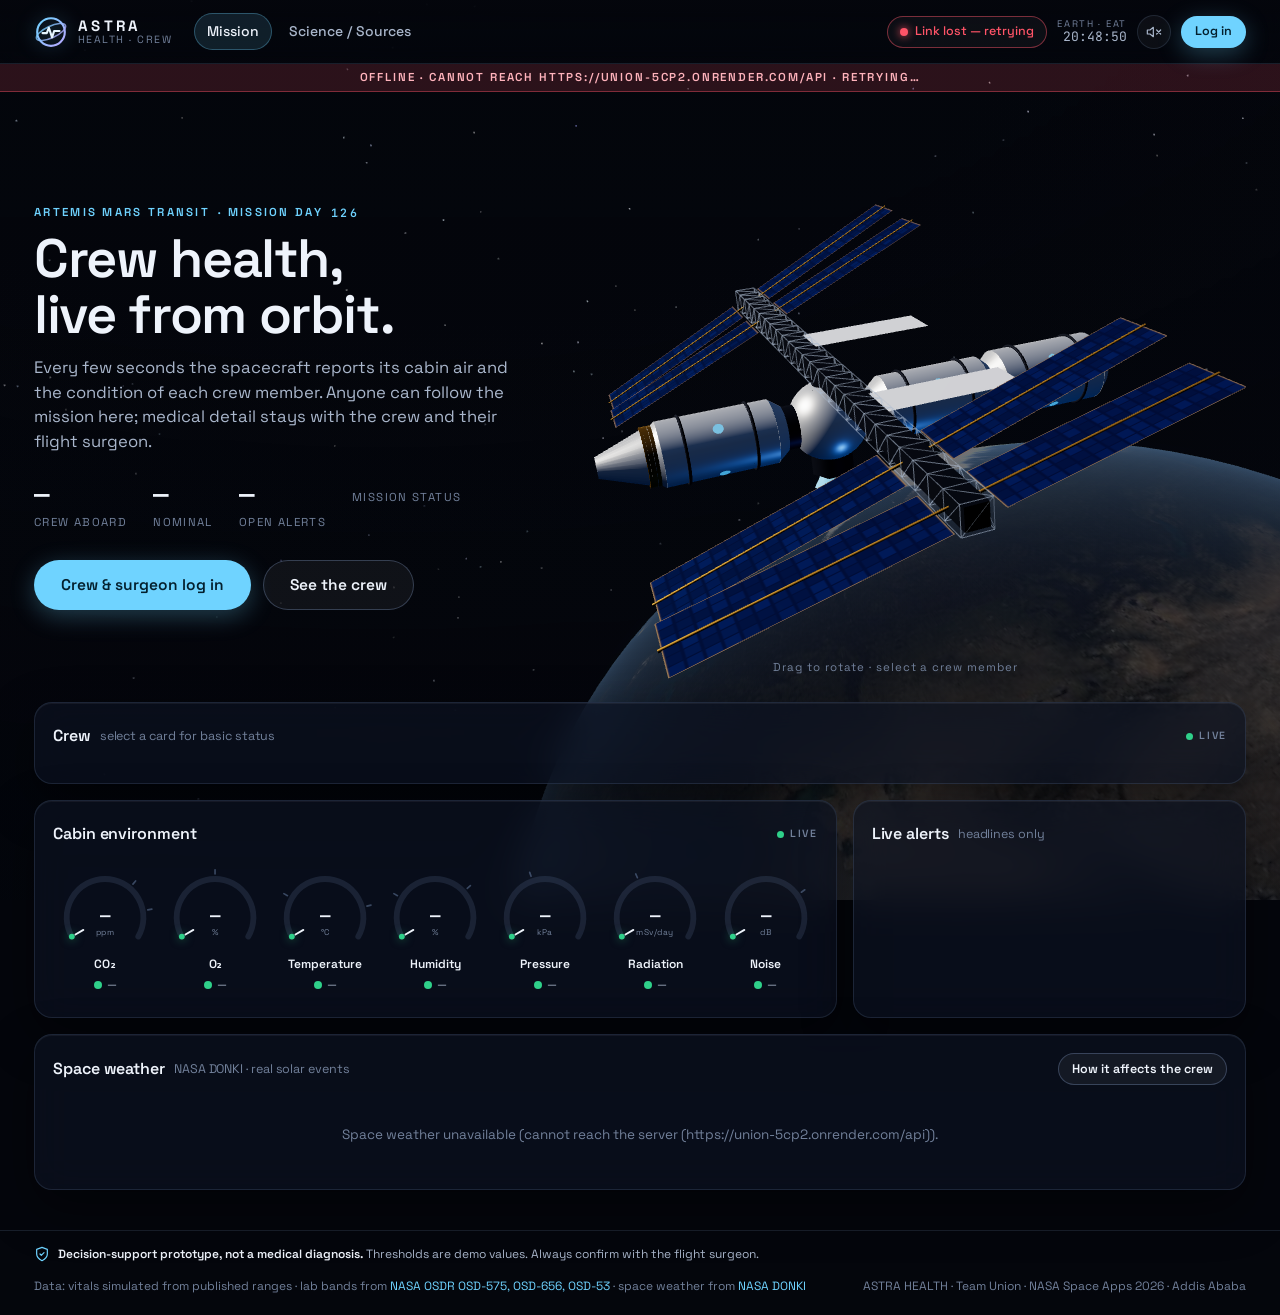
<file: frontend/index.html>
<!doctype html>
<html lang="en">
<head>
<meta charset="utf-8">
<meta name="viewport" content="width=device-width, initial-scale=1">
<title>Mission Dashboard · ASTRA HEALTH</title>
<meta name="description" content="ASTRA HEALTH - astronaut health monitoring and early-warning system (NASA Space Apps 2026 prototype).">
<meta name="theme-color" content="#04060c">
<link rel="icon" href="data:image/svg+xml,%3Csvg xmlns='http://www.w3.org/2000/svg' viewBox='0 0 32 32'%3E%3Ccircle cx='16' cy='16' r='13' fill='none' stroke='%236fd3ff' stroke-width='3'/%3E%3Cpath d='M8 17h4l2-5 3 9 2-6h5' fill='none' stroke='%23fff' stroke-width='2.5'/%3E%3C/svg%3E">
<link rel="preload" href="vendor/fonts/space-grotesk-latin-wght-normal.woff2" as="font" type="font/woff2" crossorigin>
<link rel="stylesheet" href="css/style.css">
</head>
<body>
<a class="skip-link" href="#main">Skip to content</a>
<header id="topnav"></header>
<main class="page" id="main">
<section class="hero">
  <div class="hero-copy">
    <div class="eyebrow reveal"><span id="mission-name">Artemis Mars Transit</span> · Mission day <span id="mission-day" class="mono">—</span></div>
    <h1 class="reveal">Crew health, live from orbit.</h1>
    <p class="lede reveal">Every few seconds the spacecraft reports its cabin air and the condition of each crew member. Anyone can follow the mission here; medical detail stays with the crew and their flight surgeon.</p>
    <div class="hero-stats reveal">
      <div class="hero-stat"><b id="stat-crew">—</b><small>Crew aboard</small></div>
      <div class="hero-stat"><b id="stat-ok">—</b><small>Nominal</small></div>
      <div class="hero-stat"><b id="stat-alerts">—</b><small>Open alerts</small></div>
      <div class="hero-stat"><span id="stat-overall"></span><small style="display:block;margin-top:8px">Mission status</small></div>
    </div>
    <div class="hero-cta reveal">
      <a class="btn btn-primary btn-lg" href="login.html" id="cta-main">Crew &amp; surgeon log in</a>
      <a class="btn btn-lg" href="#crew">See the crew</a>
    </div>
  </div>
  <div class="scene reveal" id="station">
    <div class="scene-tools"><button class="btn btn-sm" id="station-reset" hidden>Reset view</button></div>
    <div class="scene-hint" id="station-hint">Drag to rotate · select a crew member</div>
  </div>
</section>

<section class="grid g-12">
  <div class="panel span-12 reveal" id="crew">
    <div class="panel-head">
      <h2>Crew <span class="sub">select a card for basic status</span></h2>
      <span class="live-tag">Live</span>
    </div>
    <div class="crew-grid" id="crew-grid"></div>
  </div>

  <div class="panel span-8 lg-12 reveal">
    <div class="panel-head">
      <h2>Cabin environment <span class="sub" id="cabin-updated"></span></h2>
      <span class="live-tag">Live</span>
    </div>
    <div class="gauges" id="gauges"></div>
  </div>

  <div class="panel span-4 lg-12 reveal">
    <div class="panel-head">
      <h2>Live alerts <span class="sub">headlines only</span></h2>
      <span class="sub" id="feed-count"></span>
      <button class="btn btn-sm" id="public-alert-ack" type="button" aria-label="I understand; silence repeated public voice on this device" title="Silences voice on this device only; it does not resolve the alert." hidden>I understand</button>
    </div>
    <ul class="feed" id="feed" aria-live="polite"></ul>
  </div>

  <div class="panel span-12 reveal" id="space-weather">
    <div class="panel-head">
      <h2>Space weather <span class="sub">NASA DONKI · real solar events</span></h2>
      <a class="btn btn-sm" href="science.html#donki">How it affects the crew</a>
    </div>
    <div class="sw-body" id="sw-body"><p class="empty">Loading NASA DONKI…</p></div>
  </div>
</section>
</main>
<footer id="footer"></footer>
<script src="js/nasa-reference.js"></script>
<script src="js/rules.js"></script>
<script src="js/scenarios.js"></script>
<script src="js/mock-data.js"></script>
<script src="js/api.js"></script>
<script src="js/charts.js"></script>
<script src="js/common.js"></script>
<script src="js/donki-snapshot.js"></script>
<script src="js/space-weather.js"></script>
<script src="js/pages/index.js"></script>
</body>
</html>
</file>
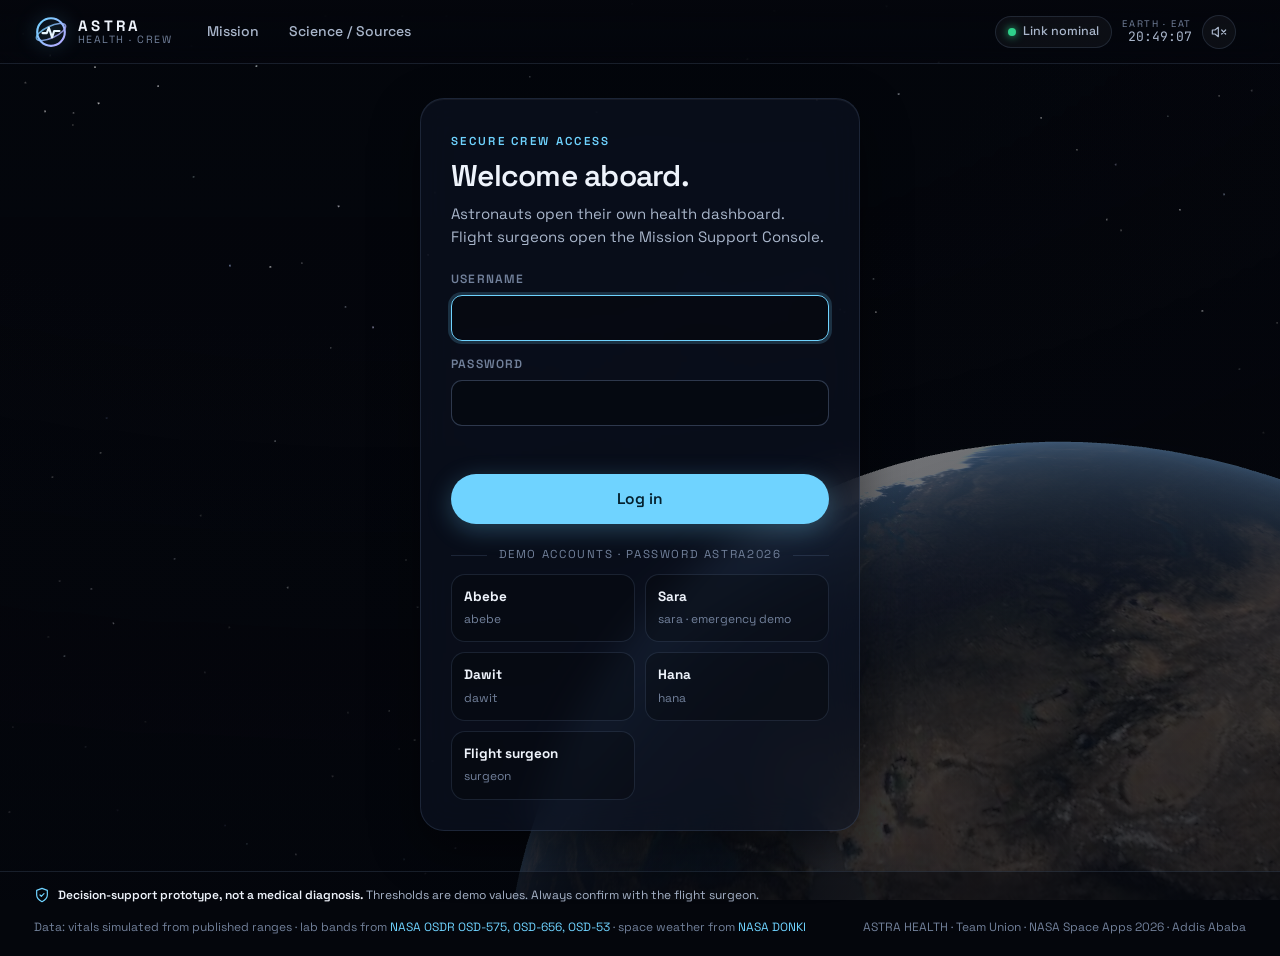
<file: frontend/checkin.html>
<!doctype html>
<html lang="en">
<head>
<meta charset="utf-8">
<meta name="viewport" content="width=device-width, initial-scale=1">
<title>Daily Check-in · ASTRA HEALTH</title>
<meta name="description" content="ASTRA HEALTH - astronaut health monitoring and early-warning system (NASA Space Apps 2026 prototype).">
<meta name="theme-color" content="#04060c">
<link rel="icon" href="data:image/svg+xml,%3Csvg xmlns='http://www.w3.org/2000/svg' viewBox='0 0 32 32'%3E%3Ccircle cx='16' cy='16' r='13' fill='none' stroke='%236fd3ff' stroke-width='3'/%3E%3Cpath d='M8 17h4l2-5 3 9 2-6h5' fill='none' stroke='%23fff' stroke-width='2.5'/%3E%3C/svg%3E">
<link rel="preload" href="vendor/fonts/space-grotesk-latin-wght-normal.woff2" as="font" type="font/woff2" crossorigin>
<link rel="stylesheet" href="css/style.css">
</head>
<body>
<a class="skip-link" href="#main">Skip to content</a>
<header id="topnav"></header>
<main class="page" id="main">
<div class="wizard">
  <div class="row reveal" style="justify-content:space-between;align-items:flex-end;margin-bottom:10px">
    <div><div class="eyebrow" style="margin-bottom:4px">Daily check-in</div><h1 style="font-size:clamp(24px,3vw,34px)">How are you today?</h1></div>
    <span id="lastCheckin"></span>
  </div>
  <div class="panel reveal">
    <div class="row" style="justify-content:space-between;margin-bottom:8px;font-size:12.5px">
      <span class="dim">Step <span id="step-n" class="mono">1</span> / <span id="step-total" class="mono">7</span></span>
      <span class="dim">About one minute</span>
    </div>
    <div class="progress" role="progressbar" aria-valuemin="0" aria-valuemax="100" id="progress"><span></span></div>

    <form id="wizard" novalidate>
      <section class="step" data-step="mood">
        <h2>How do you feel right now?</h2>
        <p>Pick the face that fits best.</p>
        <div class="faces" role="group" aria-label="Mood" id="mood">
          <button type="button" class="face" data-v="1" aria-pressed="false"><span aria-hidden="true">😞</span><em>Very low</em></button>
          <button type="button" class="face" data-v="2" aria-pressed="false"><span aria-hidden="true">🙁</span><em>Low</em></button>
          <button type="button" class="face" data-v="3" aria-pressed="false"><span aria-hidden="true">😐</span><em>Okay</em></button>
          <button type="button" class="face" data-v="4" aria-pressed="true"><span aria-hidden="true">🙂</span><em>Good</em></button>
          <button type="button" class="face" data-v="5" aria-pressed="false"><span aria-hidden="true">😄</span><em>Great</em></button>
        </div>
      </section>

      <section class="step" data-step="stress">
        <h2>How stressed are you?</h2>
        <p>1 is calm, 5 is severe.</p>
        <div class="slider-read"><b id="stress-out">2</b><span class="muted" id="stress-word"></span></div>
        <input type="range" id="stress" min="1" max="5" step="1" value="2" aria-label="Stress level, 1 to 5">
        <div class="slider-scale"><span>Calm</span><span>Severe</span></div>
      </section>

      <section class="step" data-step="symptoms">
        <h2>Any symptoms today?</h2>
        <p>Select all that apply, or continue if you have none.</p>
        <div class="chips" id="symptoms"></div>
        <div class="field" style="margin-top:18px"><label for="notes">Anything else for the flight surgeon</label><textarea class="input" id="notes" maxlength="400" placeholder="e.g. headache since morning"></textarea></div>
      </section>

      <section class="step" data-step="vitals">
        <h2>Your vitals</h2>
        <p>Filled in from your devices. Correct anything that looks wrong.</p>
        <div class="field-row">
          <div class="field"><label for="heart_rate">Heart rate · bpm</label><input class="input" id="heart_rate" type="number" inputmode="numeric" min="30" max="220"><small class="err" data-err="heart_rate"></small></div>
          <div class="field"><label for="temperature">Temperature · °C</label><input class="input" id="temperature" type="number" inputmode="decimal" step="0.1" min="34" max="43"><small class="err" data-err="temperature"></small></div>
          <div class="field"><label for="systolic_bp">Systolic · mmHg</label><input class="input" id="systolic_bp" type="number" inputmode="numeric" min="70" max="250"><small class="err" data-err="systolic_bp"></small></div>
          <div class="field"><label for="diastolic_bp">Diastolic · mmHg</label><input class="input" id="diastolic_bp" type="number" inputmode="numeric" min="40" max="150"><small class="err" data-err="diastolic_bp"></small></div>
        </div>
      </section>

      <section class="step" data-step="routine">
        <h2>Sleep and exercise</h2>
        <p>Last night's sleep and today's exercise so far.</p>
        <div class="label">Sleep</div>
        <div class="slider-read" style="margin-top:6px"><b><span id="sleep-out">7.0</span><small style="font-size:18px;color:var(--text-3)"> h</small></b><span class="muted" id="sleep-word"></span></div>
        <input type="range" id="sleep_hours" min="0" max="12" step="0.5" value="7" aria-label="Sleep hours">
        <div class="label" style="margin-top:26px">Exercise</div>
        <div class="slider-read" style="margin-top:6px"><b><span id="ex-out">90</span><small style="font-size:18px;color:var(--text-3)"> min</small></b><span class="muted" id="ex-word"></span></div>
        <input type="range" id="exercise_minutes" min="0" max="180" step="5" value="90" aria-label="Exercise minutes">
      </section>

      <section class="step" data-step="extra">
        <h2>Radiation and lab values</h2>
        <p>Radiation comes from your dosimeter. Urine calcium is optional (enter only if measured today).</p>
        <div class="field-row">
          <div class="field"><label for="radiation_msv">Radiation today · mSv</label><input class="input" id="radiation_msv" type="number" inputmode="decimal" step="0.01" min="0" max="50"><small class="err" data-err="radiation_msv"></small></div>
          <div class="field"><label for="urine_calcium">Urine calcium · mg/day</label><input class="input" id="urine_calcium" type="number" inputmode="numeric" min="0" max="1000" placeholder="optional"><small class="err" data-err="urine_calcium"></small></div>
        </div>
      </section>

      <section class="step" data-step="review">
        <h2>Check your answers</h2>
        <p>Submit when everything looks right.</p>
        <div class="kv summary" id="summary"></div>
        <div class="form-error" id="ci-error" role="alert" style="margin-top:10px"></div>
      </section>

      <section class="step" data-step="done" id="done"></section>

      <div class="wizard-nav" id="wizard-nav">
        <button type="button" class="btn" id="back">Back</button>
        <button type="button" class="btn btn-primary" id="next">Continue</button>
      </div>
    </form>
  </div>

  <div class="panel reveal" style="margin-top:16px">
    <div class="panel-head"><h2>Recent check-ins <span class="sub">last 7</span></h2></div>
    <div class="table-wrap"><table class="table" id="recentTable"></table></div>
  </div>
</div>
</main>
<footer id="footer"></footer>
<script src="js/nasa-reference.js"></script>
<script src="js/rules.js"></script>
<script src="js/scenarios.js"></script>
<script src="js/mock-data.js"></script>
<script src="js/api.js"></script>
<script src="js/charts.js"></script>
<script src="js/common.js"></script>
<script src="js/pages/checkin.js"></script>
</body>
</html>
</file>
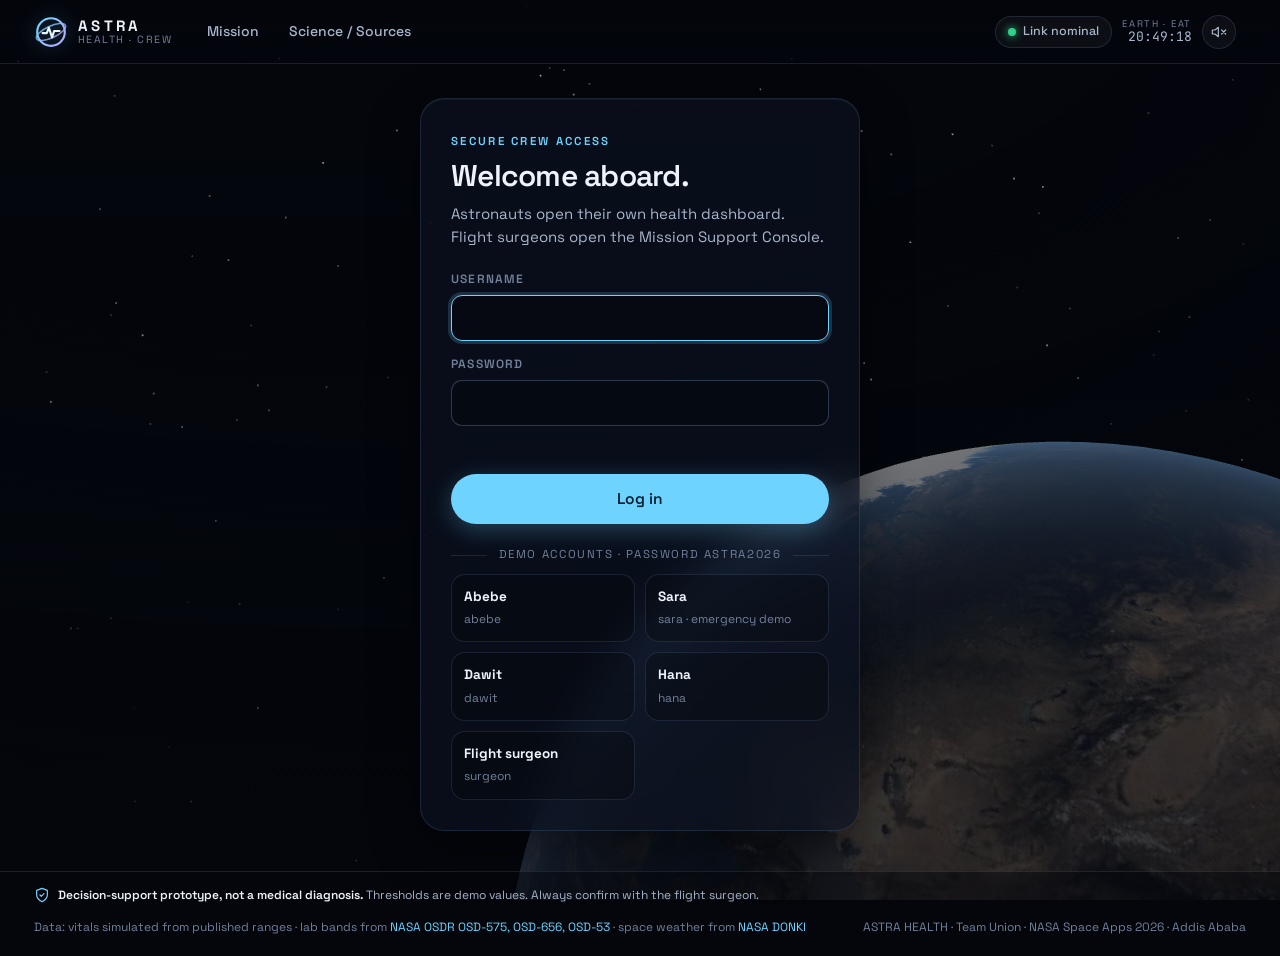
<file: frontend/history.html>
<!doctype html>
<html lang="en">
<head>
<meta charset="utf-8">
<meta name="viewport" content="width=device-width, initial-scale=1">
<title>History · ASTRA HEALTH</title>
<meta name="description" content="ASTRA HEALTH - astronaut health monitoring and early-warning system (NASA Space Apps 2026 prototype).">
<meta name="theme-color" content="#04060c">
<link rel="icon" href="data:image/svg+xml,%3Csvg xmlns='http://www.w3.org/2000/svg' viewBox='0 0 32 32'%3E%3Ccircle cx='16' cy='16' r='13' fill='none' stroke='%236fd3ff' stroke-width='3'/%3E%3Cpath d='M8 17h4l2-5 3 9 2-6h5' fill='none' stroke='%23fff' stroke-width='2.5'/%3E%3C/svg%3E">
<link rel="preload" href="vendor/fonts/space-grotesk-latin-wght-normal.woff2" as="font" type="font/woff2" crossorigin>
<link rel="stylesheet" href="css/style.css">
</head>
<body>
<a class="skip-link" href="#main">Skip to content</a>
<header id="topnav"></header>
<main class="page" id="main">
<div class="page-head">
  <div>
    <div class="eyebrow reveal">Trends over time</div>
    <h1 class="reveal" id="hTitle">History</h1>
    <p class="muted reveal">Pick a metric and a time range. Dashed lines are the alert thresholds; coloured points crossed them.</p>
  </div>
  <div class="row wrap reveal">
    <select class="chip select-chip" id="astroSel" aria-label="Astronaut" hidden></select>
    <select class="chip select-chip" id="metricSel" aria-label="Metric"></select>
    <div class="seg" role="group" aria-label="Range" id="rangeSeg">
      <button type="button" data-h="1">1 h</button><button type="button" data-h="6">6 h</button><button type="button" data-h="24">24 h</button><button type="button" data-h="168">7 days</button>
    </div>
  </div>
</div>
<div class="kv reveal" id="stats" style="margin-bottom:16px"></div>
<section class="grid g-12">
  <div class="panel span-12 reveal">
    <div class="panel-head"><h2 id="chartTitle">Chart</h2><span class="sub" id="chartSub"></span></div>
    <div class="chart-box lg"><canvas id="histChart"></canvas></div>
  </div>
  <div class="panel span-7 lg-12 reveal">
    <div class="panel-head"><h2>Readings <span class="sub" id="tableSub"></span></h2></div>
    <div class="table-wrap" style="max-height:520px;overflow:auto"><table class="table" id="readTable"></table></div>
  </div>
  <div class="panel span-5 lg-12 reveal">
    <div class="panel-head"><h2>Alert history</h2>
      <div class="seg" role="group" aria-label="Alert filter" id="alertSeg"><button type="button" data-f="all" aria-pressed="true">All</button><button type="button" data-f="false" aria-pressed="false">Open</button><button type="button" data-f="true" aria-pressed="false">Resolved</button></div>
    </div>
    <ul class="feed tall" id="alertHist"></ul>
  </div>
</section>
</main>
<footer id="footer"></footer>
<script src="js/nasa-reference.js"></script>
<script src="js/rules.js"></script>
<script src="js/scenarios.js"></script>
<script src="js/mock-data.js"></script>
<script src="js/api.js"></script>
<script src="js/charts.js"></script>
<script src="js/common.js"></script>
<script src="js/pages/history.js"></script>
</body>
</html>
</file>
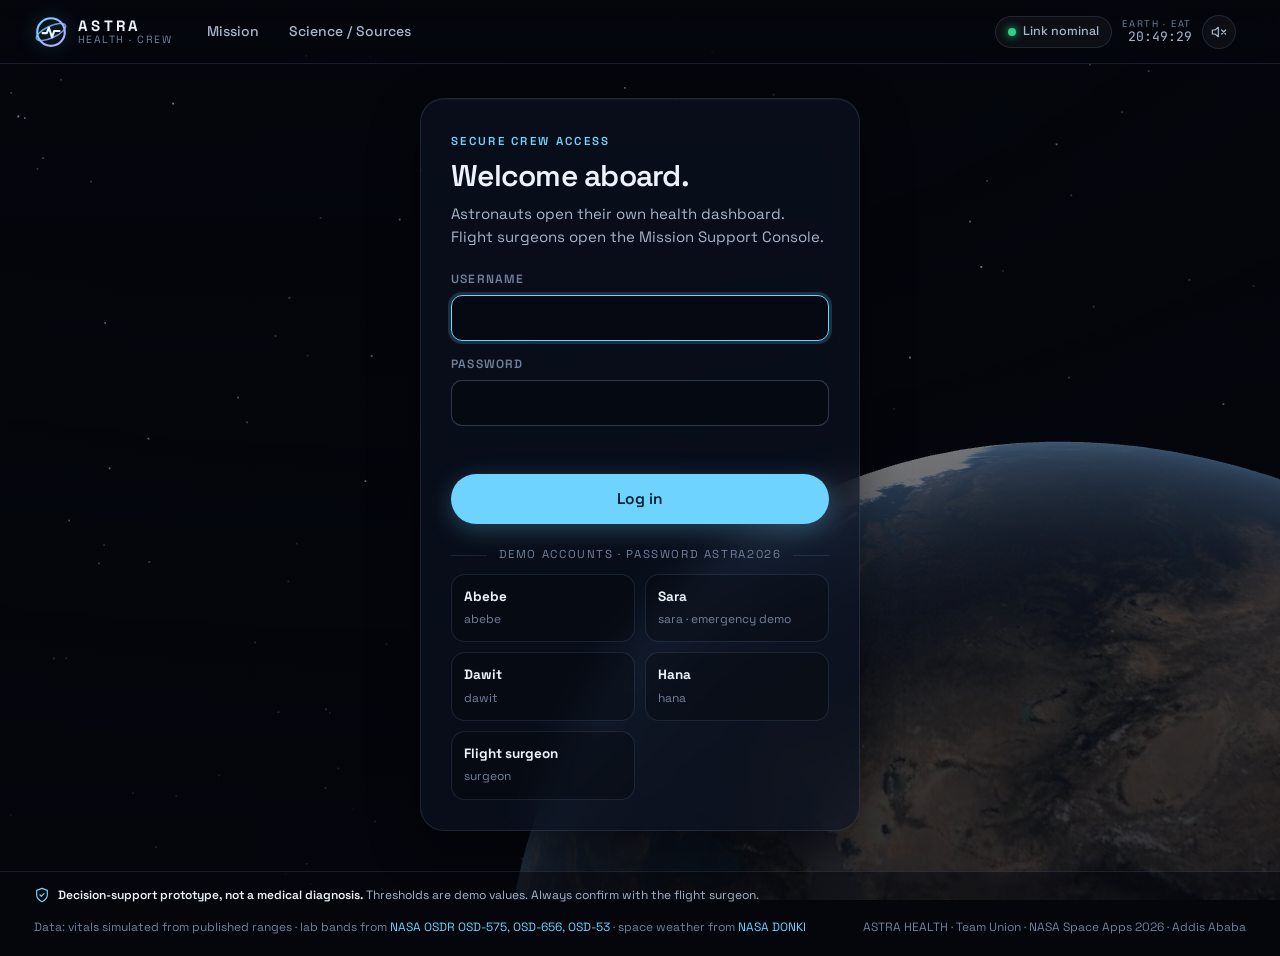
<file: frontend/login.html>
<!doctype html>
<html lang="en">
<head>
<meta charset="utf-8">
<meta name="viewport" content="width=device-width, initial-scale=1">
<title>Log in · ASTRA HEALTH</title>
<meta name="description" content="ASTRA HEALTH - astronaut health monitoring and early-warning system (NASA Space Apps 2026 prototype).">
<meta name="theme-color" content="#04060c">
<link rel="icon" href="data:image/svg+xml,%3Csvg xmlns='http://www.w3.org/2000/svg' viewBox='0 0 32 32'%3E%3Ccircle cx='16' cy='16' r='13' fill='none' stroke='%236fd3ff' stroke-width='3'/%3E%3Cpath d='M8 17h4l2-5 3 9 2-6h5' fill='none' stroke='%23fff' stroke-width='2.5'/%3E%3C/svg%3E">
<link rel="preload" href="vendor/fonts/space-grotesk-latin-wght-normal.woff2" as="font" type="font/woff2" crossorigin>
<link rel="stylesheet" href="css/style.css">
</head>
<body>
<a class="skip-link" href="#main">Skip to content</a>
<header id="topnav"></header>
<main class="page" id="main">
<div class="login-wrap">
  <div class="panel login-card reveal">
    <div class="eyebrow">Secure crew access</div>
    <h1>Welcome aboard.</h1>
    <p class="lede" style="font-size:15px">Astronauts open their own health dashboard. Flight surgeons open the Mission Support Console.</p>
    <div class="denied" id="denied" hidden>That page needs a different role. Log in with the right account.</div>
    <form id="login-form" novalidate>
      <div class="field"><label for="username">Username</label><input class="input" id="username" name="username" autocomplete="username" autocapitalize="none" spellcheck="false" required></div>
      <div class="field"><label for="password">Password</label><input class="input" id="password" name="password" type="password" autocomplete="current-password" required></div>
      <div class="form-error" id="login-error" role="alert"></div>
      <button class="btn btn-primary btn-lg" id="login-btn" type="submit">Log in</button>
    </form>
    <div class="divider">Demo accounts · password astra2026</div>
    <div class="demo-accounts five" id="demo-accounts"></div>
  </div>
</div>
<div class="warp" id="warp"><b id="warp-text"></b></div>
</main>
<footer id="footer"></footer>
<script src="js/nasa-reference.js"></script>
<script src="js/rules.js"></script>
<script src="js/scenarios.js"></script>
<script src="js/mock-data.js"></script>
<script src="js/api.js"></script>
<script src="js/charts.js"></script>
<script src="js/common.js"></script>
<script src="js/pages/login.js"></script>
</body>
</html>
</file>
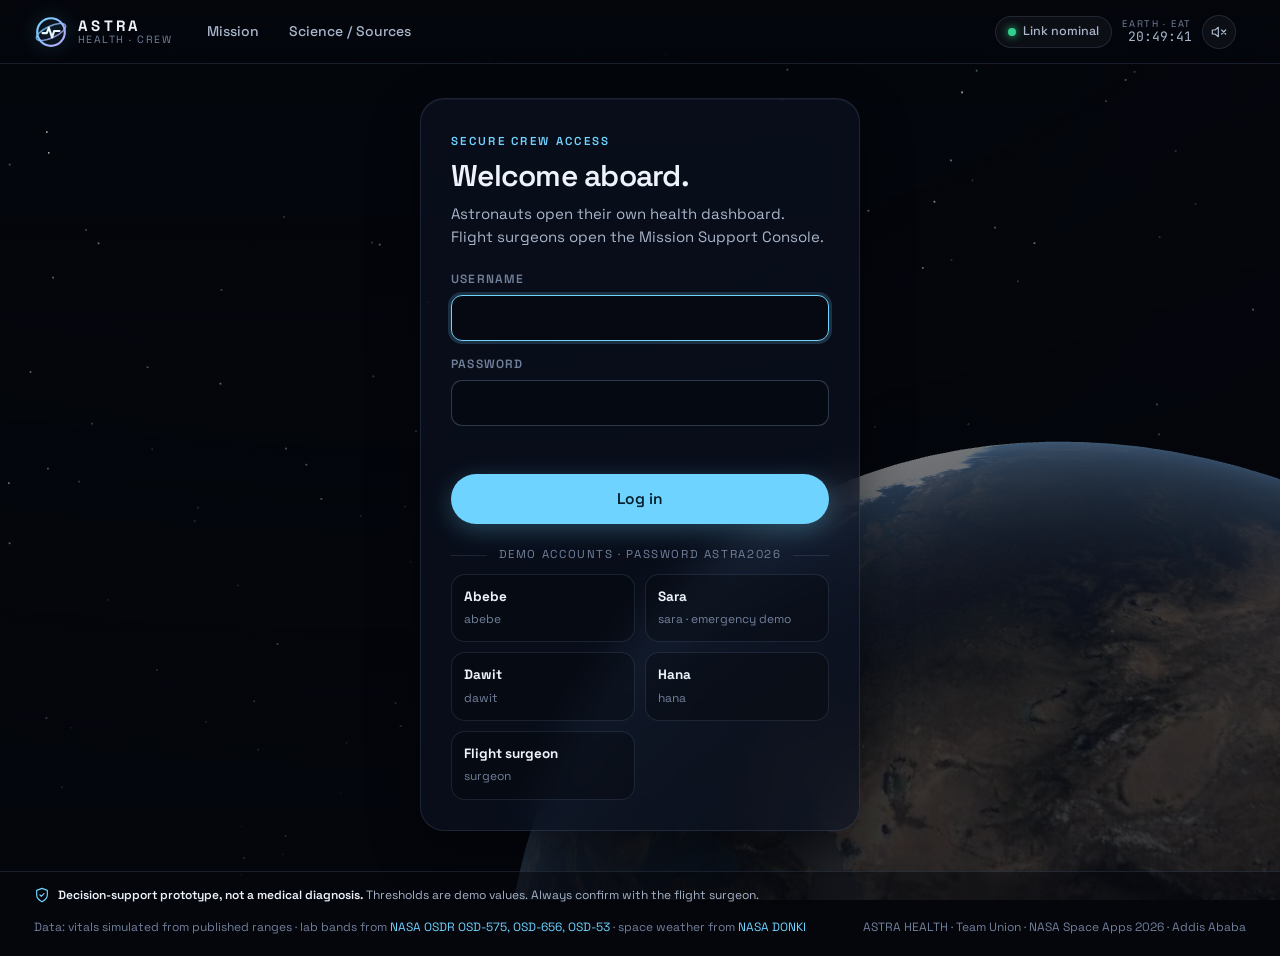
<file: frontend/my-health.html>
<!doctype html>
<html lang="en">
<head>
<meta charset="utf-8">
<meta name="viewport" content="width=device-width, initial-scale=1">
<title>My Health · ASTRA HEALTH</title>
<meta name="description" content="ASTRA HEALTH - astronaut health monitoring and early-warning system (NASA Space Apps 2026 prototype).">
<meta name="theme-color" content="#04060c">
<link rel="icon" href="data:image/svg+xml,%3Csvg xmlns='http://www.w3.org/2000/svg' viewBox='0 0 32 32'%3E%3Ccircle cx='16' cy='16' r='13' fill='none' stroke='%236fd3ff' stroke-width='3'/%3E%3Cpath d='M8 17h4l2-5 3 9 2-6h5' fill='none' stroke='%23fff' stroke-width='2.5'/%3E%3C/svg%3E">
<link rel="preload" href="vendor/fonts/space-grotesk-latin-wght-normal.woff2" as="font" type="font/woff2" crossorigin>
<link rel="stylesheet" href="css/style.css">
</head>
<body>
<a class="skip-link" href="#main">Skip to content</a>
<header id="topnav"></header>
<main class="page" id="main">
<div id="view"></div>
</main>
<footer id="footer"></footer>
<script src="js/nasa-reference.js"></script>
<script src="js/rules.js"></script>
<script src="js/scenarios.js"></script>
<script src="js/mock-data.js"></script>
<script src="js/api.js"></script>
<script src="js/charts.js"></script>
<script src="js/common.js"></script>
<script src="js/health-view.js"></script>
<script src="js/pages/my-health.js"></script>
</body>
</html>
</file>
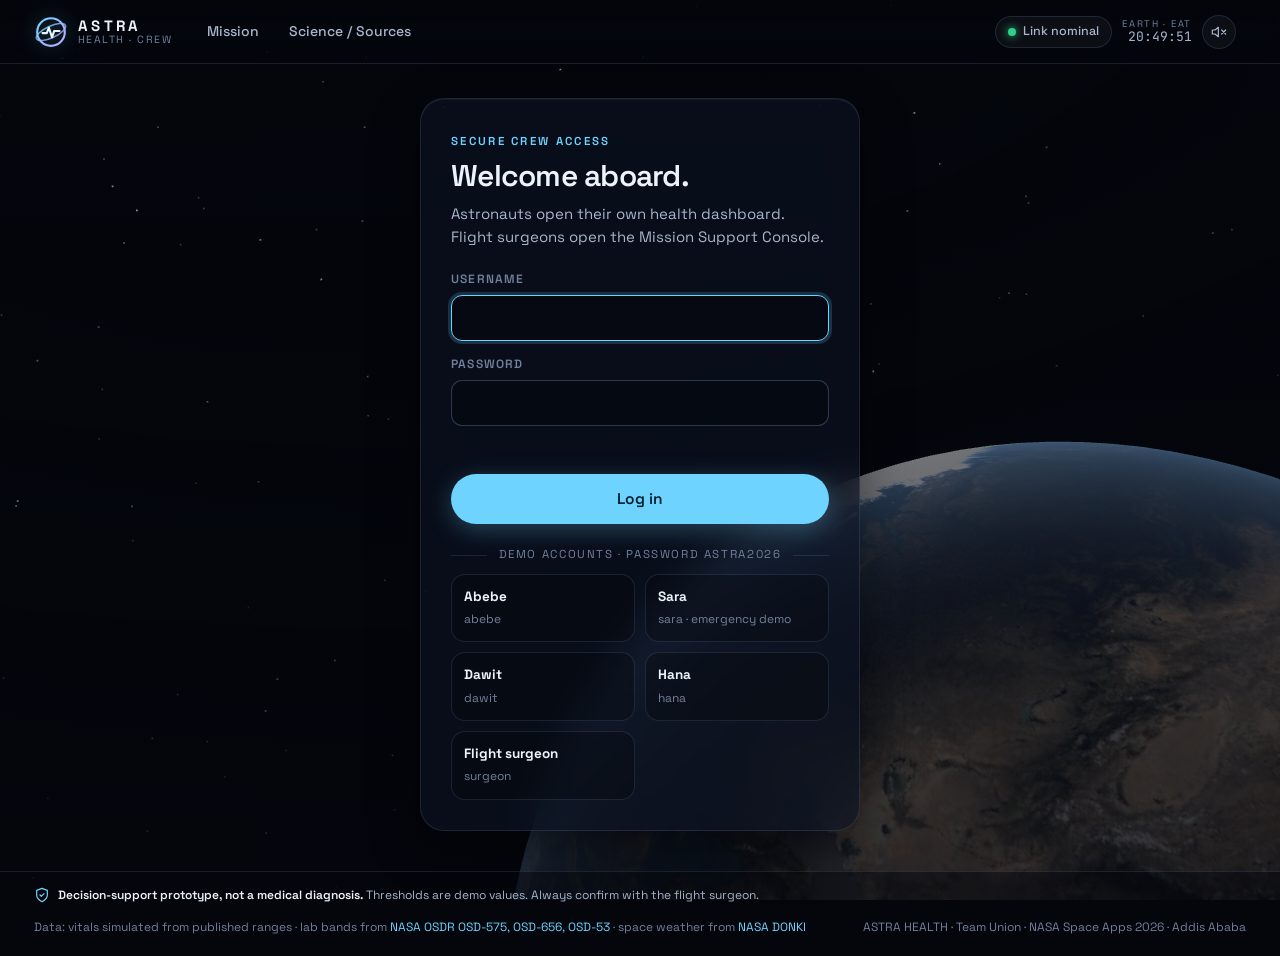
<file: frontend/pvt.html>
<!doctype html>
<html lang="en">
<head>
<meta charset="utf-8">
<meta name="viewport" content="width=device-width, initial-scale=1">
<title>Reaction Test · ASTRA HEALTH</title>
<meta name="description" content="ASTRA HEALTH - astronaut health monitoring and early-warning system (NASA Space Apps 2026 prototype).">
<meta name="theme-color" content="#04060c">
<link rel="icon" href="data:image/svg+xml,%3Csvg xmlns='http://www.w3.org/2000/svg' viewBox='0 0 32 32'%3E%3Ccircle cx='16' cy='16' r='13' fill='none' stroke='%236fd3ff' stroke-width='3'/%3E%3Cpath d='M8 17h4l2-5 3 9 2-6h5' fill='none' stroke='%23fff' stroke-width='2.5'/%3E%3C/svg%3E">
<link rel="preload" href="vendor/fonts/space-grotesk-latin-wght-normal.woff2" as="font" type="font/woff2" crossorigin>
<link rel="stylesheet" href="css/style.css">
</head>
<body>
<a class="skip-link" href="#main">Skip to content</a>
<header id="topnav"></header>
<main class="page" id="main">
<div class="wizard" style="width:min(1320px,100%)">
  <div class="row reveal" style="justify-content:space-between;align-items:flex-end;margin-bottom:10px;flex-wrap:wrap">
    <div><div class="eyebrow" style="margin-bottom:4px">Psychomotor vigilance test</div><h1 style="font-size:clamp(24px,3vw,34px)">Reaction test</h1></div>
    <div class="seg" role="group" aria-label="Number of trials" id="trials">
      <button type="button" data-n="5" aria-pressed="false">5 trials</button>
      <button type="button" data-n="10" aria-pressed="true">10 trials</button>
      <button type="button" data-n="20" aria-pressed="false">20 trials</button>
    </div>
  </div>
  <div class="pvt-layout">
  <div class="pvt-main">
  <div class="panel reveal">
    <div class="panel-head">
      <h2>Wait for the yellow light, then react <span class="sub" id="pvt-progress"></span></h2>
      <span class="sub">Tap, click or press Space</span>
    </div>
    <div class="pvt-stage wait" id="stage" role="button" tabindex="0" aria-live="assertive" aria-label="Reaction test area">
      <div id="stage-body">
        <div class="pvt-count">PVT</div>
        <div class="pvt-msg">Tap here or press Space to start.</div>
      </div>
      <div class="pvt-dots" id="pvt-dots"></div>
    </div>
    <div class="row" style="justify-content:center;margin-top:14px"><button class="btn" id="abortBtn" type="button" hidden>Stop test</button></div>
  </div>

  <div class="panel reveal" id="result" hidden style="margin-top:16px">
    <div class="panel-head"><h2>Your result</h2><span id="resBadge"></span></div>
    <div class="kv">
      <div><small>Mean reaction</small><b id="rMean">—</b><i>ms</i></div>
      <div><small>Fastest</small><b id="rFast">—</b><i>ms</i></div>
      <div><small>Lapses &gt; 500 ms</small><b id="rLapses">—</b></div>
      <div><small>False starts</small><b id="rFalse">—</b></div>
    </div>
    <div class="pvt-bars" id="rtBars" aria-hidden="true"></div>
    <div class="lb-you" id="rRank" hidden></div>
    <div class="rec" id="rAdvice" style="margin-top:22px"></div>
  </div>

  <div class="panel reveal" style="margin-top:16px">
    <div class="panel-head"><h2>Reaction time history <span class="sub">7 days · ms</span></h2></div>
    <div class="chart-box"><canvas id="pvtChart"></canvas></div>
  </div>
  <p class="dim reveal" style="font-size:12.5px;margin-top:12px;text-align:center">A lapse is a reaction slower than 500 ms. Slower reactions than usual can mean fatigue; 3+ lapses raise a caution, 6+ a critical alert.</p>
  </div>
  <aside class="pvt-side" aria-label="Crew leaderboard">
  <div class="panel reveal lb-panel">
    <div class="panel-head"><h2>Crew leaderboard <span class="sub">alertness score · latest run</span></h2><span class="sub" id="lbMeta"></span></div>
    <div class="lb-podium" id="lbPodium"></div>
    <ol class="lb-list" id="lbList"><li class="dim">Loading…</li></ol>
    <p class="dim" style="font-size:12px;margin:10px 0 0">Score 0–1000: faster mean reaction scores higher, each lapse costs 40 and each false start 20. Ace 800+, Sharp 650+, Steady 500+.</p>
  </div>
  </aside>
  </div>
</div>
</main>
<footer id="footer"></footer>
<script src="js/nasa-reference.js"></script>
<script src="js/rules.js"></script>
<script src="js/scenarios.js"></script>
<script src="js/mock-data.js"></script>
<script src="js/api.js"></script>
<script src="js/charts.js"></script>
<script src="js/common.js"></script>
<script src="js/pages/pvt.js"></script>
</body>
</html>
</file>
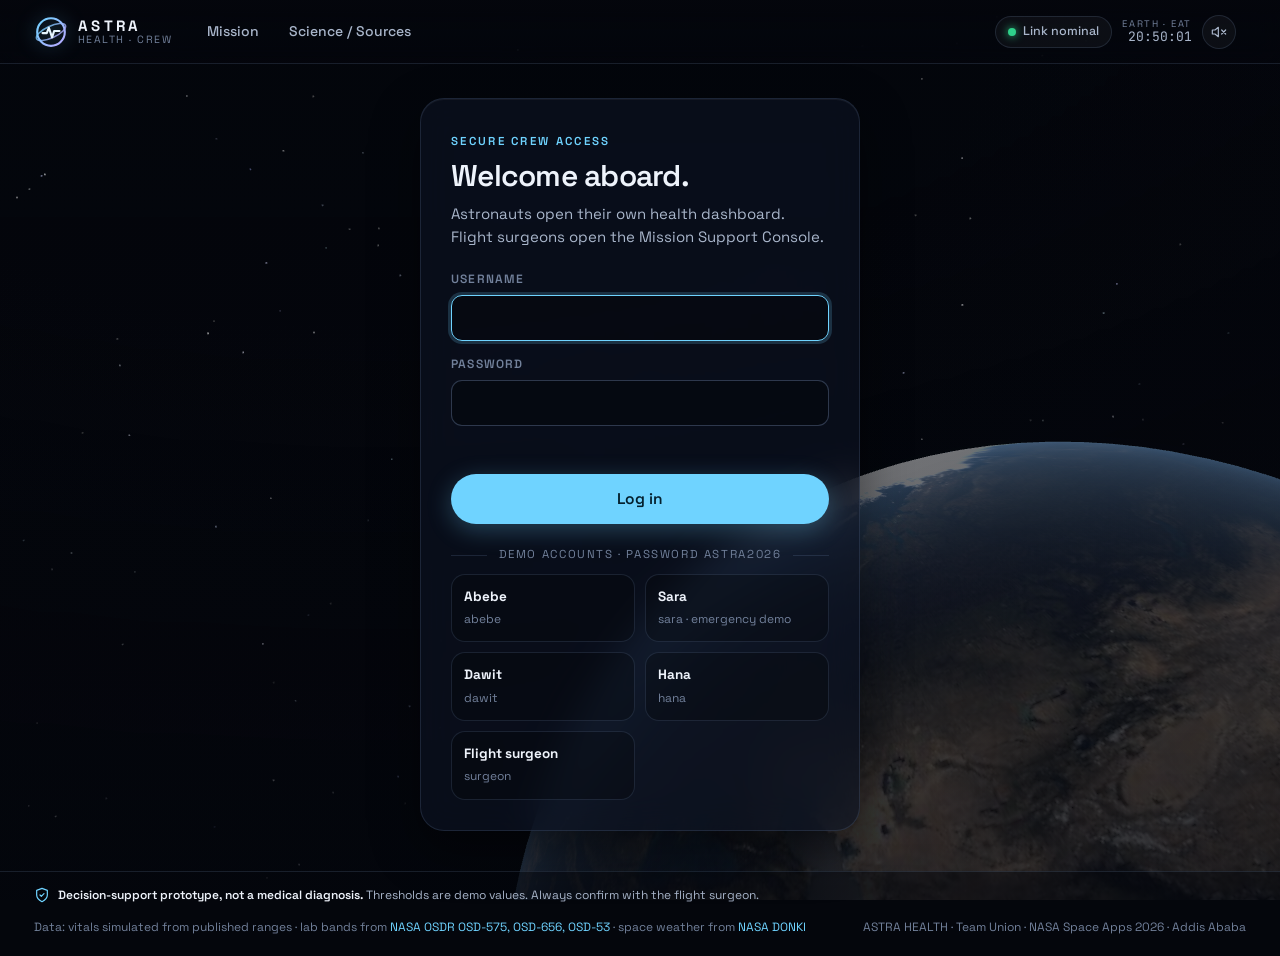
<file: frontend/scenarios.html>
<!doctype html>
<html lang="en">
<head>
<meta charset="utf-8">
<meta name="viewport" content="width=device-width, initial-scale=1">
<title>Scenario Control · ASTRA HEALTH</title>
<meta name="description" content="ASTRA HEALTH - astronaut health monitoring and early-warning system (NASA Space Apps 2026 prototype).">
<meta name="theme-color" content="#04060c">
<link rel="icon" href="data:image/svg+xml,%3Csvg xmlns='http://www.w3.org/2000/svg' viewBox='0 0 32 32'%3E%3Ccircle cx='16' cy='16' r='13' fill='none' stroke='%236fd3ff' stroke-width='3'/%3E%3Cpath d='M8 17h4l2-5 3 9 2-6h5' fill='none' stroke='%23fff' stroke-width='2.5'/%3E%3C/svg%3E">
<link rel="preload" href="vendor/fonts/space-grotesk-latin-wght-normal.woff2" as="font" type="font/woff2" crossorigin>
<link rel="stylesheet" href="css/style.css">
</head>
<body>
<a class="skip-link" href="#main">Skip to content</a>
<header id="topnav"></header>
<main class="page" id="main">
<div class="page-head">
  <div>
    <div class="eyebrow reveal">Flight surgeon · Simulation lab</div>
    <h1 class="reveal">Scenario Control</h1>
    <p class="muted reveal">Choose what the device simulator sends. It reads this before every batch (every 3 s), so the Support Console and the Mission dashboard react within one tick. Simulated data only.</p>
  </div>
  <div class="row wrap reveal">
    <span class="chip" id="sc-sim"><span class="dot"></span><span id="sc-sim-text">Simulator…</span></span>
    <span class="chip">Active:&nbsp;<b id="sc-active">—</b></span>
  </div>
</div>

<div id="sc-note"></div>

<div class="counters reveal" id="counters">
  <div class="counter-tile st-red" id="ct-red"><small>__RED__Critical</small><b id="sc-red">—</b></div>
  <div class="counter-tile st-yellow"><small>__YELLOW__Caution</small><b id="sc-yellow">—</b></div>
  <div class="counter-tile st-green"><small>__GREEN__Nominal</small><b id="sc-green">—</b></div>
  <div class="counter-tile st-none" style="--st:var(--accent)"><small>Open alerts</small><b id="sc-open">—</b><span class="dim" style="font-size:12px" id="sc-cabin"></span></div>
</div>

<section class="grid g-12">
  <div class="span-8 lg-12 sc-col">
    <div class="panel reveal">
      <div class="panel-head"><h2><span class="step-no">1</span>Pick a scenario <span class="sub">dots = what each astronaut and the cabin will show</span></h2></div>
      <div class="sc-presets" id="sc-presets" role="group" aria-label="Scenario presets"></div>
      <div class="sc-opts">
        <label class="field"><span class="label">Focus astronaut</span><select class="input" id="sc-target"></select></label>
        <label class="field"><span class="label">System</span><select class="input" id="sc-system"></select></label>
        <label class="field"><span class="label">Anomaly rate (random)</span>
          <select class="input" id="sc-rate">
            <option value="0.002">Low: a blip every few minutes</option>
            <option value="0.01">Medium: about one a minute</option>
            <option value="0.05">High: stress test</option>
          </select></label>
      </div>
    </div>

    <div class="panel reveal" id="sc-replay">
      <div class="panel-head"><h2><span class="step-no">1b</span>Replay a real event <span class="sub">NASA DONKI solar particle events and flares</span></h2><span class="sub" id="sc-sw-src"></span></div>
      <p class="muted" style="font-size:13.5px;margin:0 0 10px">Pick a real event: SEP or X-class flare = radiation storm (everyone to the storm shelter), M-class flare = caution. Radiation alerts then cite the event ID and time. Dose values stay simulated: DONKI tells us when and how strong, not our crew's dose.</p>
      <div class="sc-sw" id="sc-sw"><p class="empty">Loading NASA DONKI…</p></div>
    </div>

    <div class="panel reveal">
      <div class="panel-head"><h2><span class="step-no">2</span>Custom: each astronaut <span class="sub">changing a row switches to Custom</span></h2></div>
      <div class="sc-table" id="sc-custom"></div>
    </div>

    <div class="panel reveal sc-apply">
      <div class="panel-head"><h2><span class="step-no">3</span>Apply <span class="sub" id="sc-dirty"></span></h2></div>
      <div class="sc-preview" id="sc-preview"></div>
      <div class="sc-actions">
        <label class="check"><input type="checkbox" id="sc-reset" checked> Resolve open alerts first (start clean)</label>
        <label class="check"><input type="checkbox" id="sc-now" checked> Push one batch now</label>
        <div class="row wrap" style="margin-left:auto">
          <button class="btn" type="button" id="sc-reset-btn">Reset alerts</button>
          <button class="btn" type="button" id="sc-tick-btn">Push batch now</button>
          <button class="btn btn-primary" type="button" id="sc-apply-btn">Apply scenario</button>
        </div>
      </div>
    </div>
  </div>

  <div class="span-4 lg-12 sc-col">
    <div class="panel reveal">
      <div class="panel-head"><h2>Live crew status <span class="sub">expected → now</span></h2><span class="live-tag">Live</span></div>
      <ul class="sc-live" id="sc-live"></ul>
      <a class="btn btn-sm" href="support.html" style="margin-top:12px">Open Support Console __ARROW__</a>
    </div>
    <div class="panel reveal">
      <div class="panel-head"><h2>Latest alerts <span class="sub" id="sc-alert-count"></span></h2></div>
      <ul class="feed mid" id="sc-alerts" aria-live="polite"></ul>
    </div>
  </div>

  <div class="span-12 disclaimer-box reveal">__SHIELD__<span><b>Simulation lab.</b> Scenarios only change the simulated device data, so you can check how the console, alerts and dashboards react. Thresholds are demo values, not clinical guidance.</span></div>
</section>
</main>
<footer id="footer"></footer>
<script src="js/nasa-reference.js"></script>
<script src="js/rules.js"></script>
<script src="js/scenarios.js"></script>
<script src="js/mock-data.js"></script>
<script src="js/api.js"></script>
<script src="js/charts.js"></script>
<script src="js/common.js"></script>
<script src="js/donki-snapshot.js"></script>
<script src="js/space-weather.js"></script>
<script src="js/pages/scenarios.js"></script>
</body>
</html>
</file>
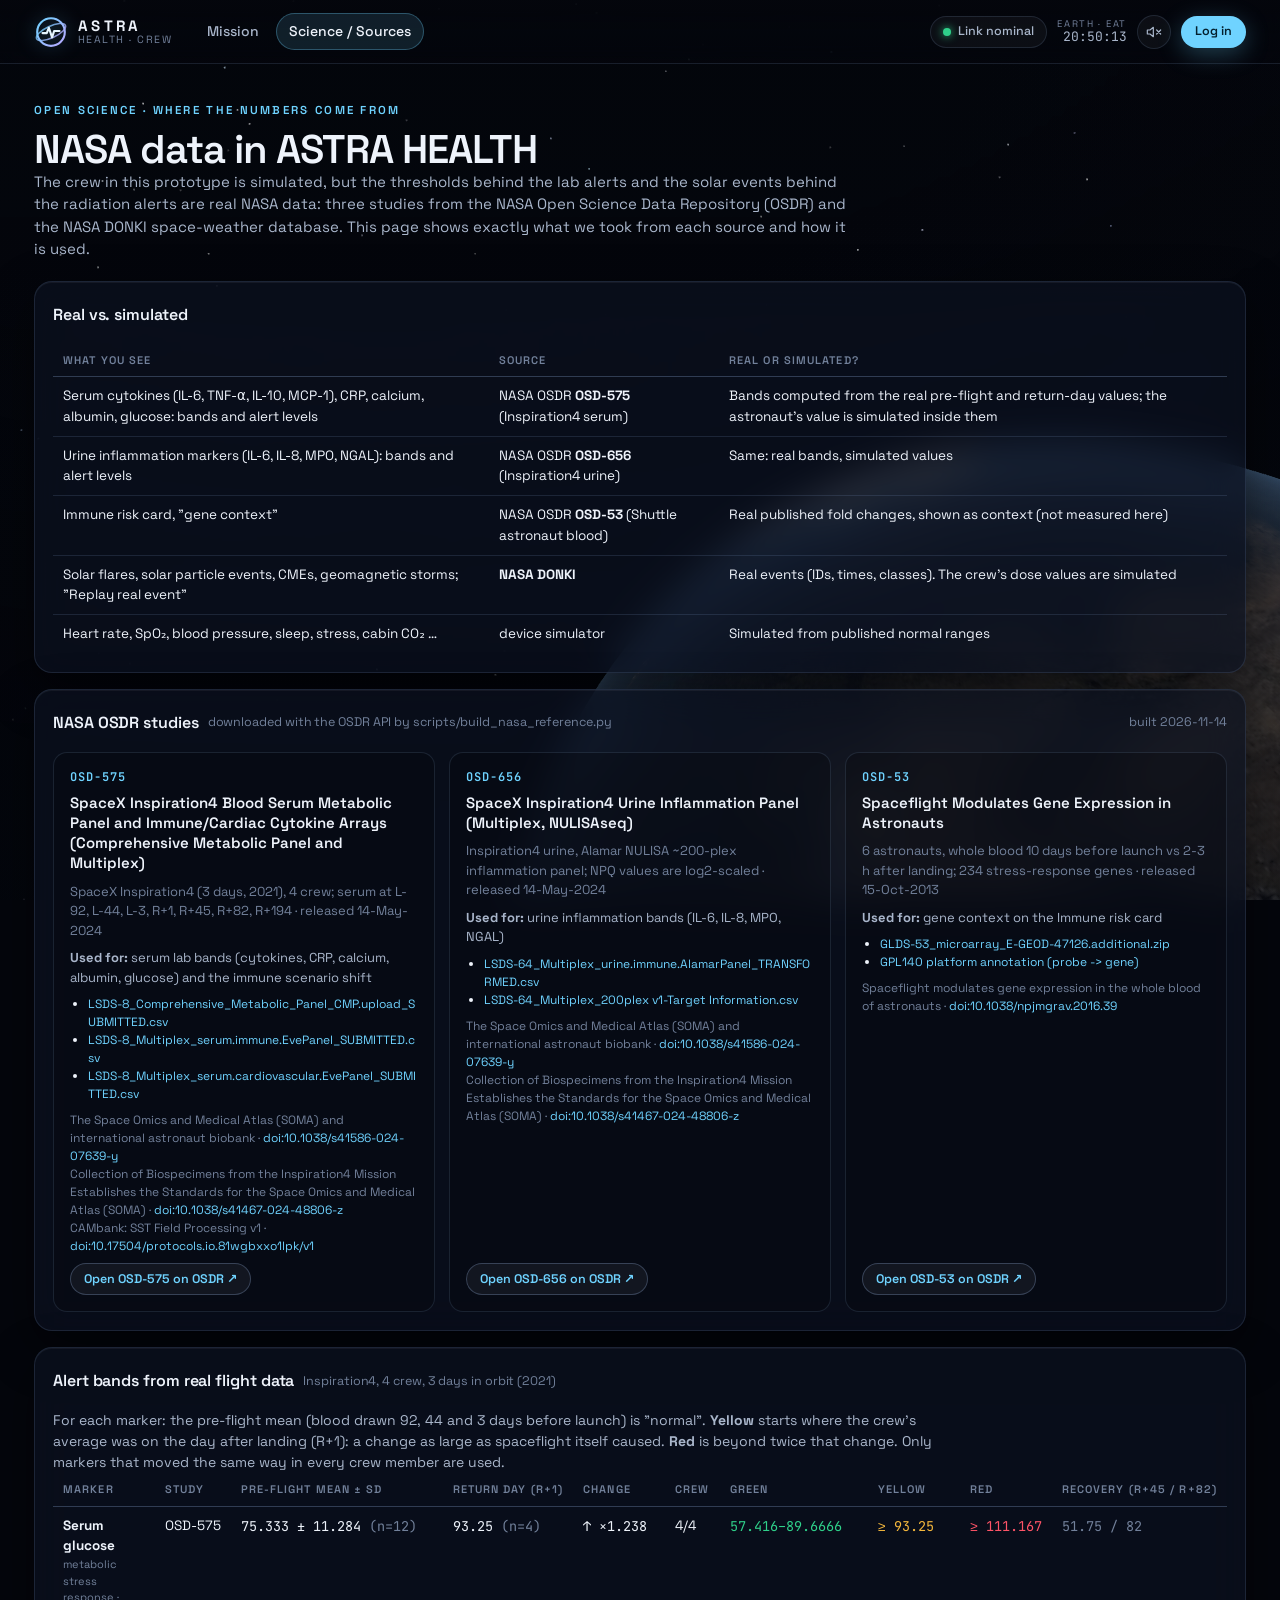
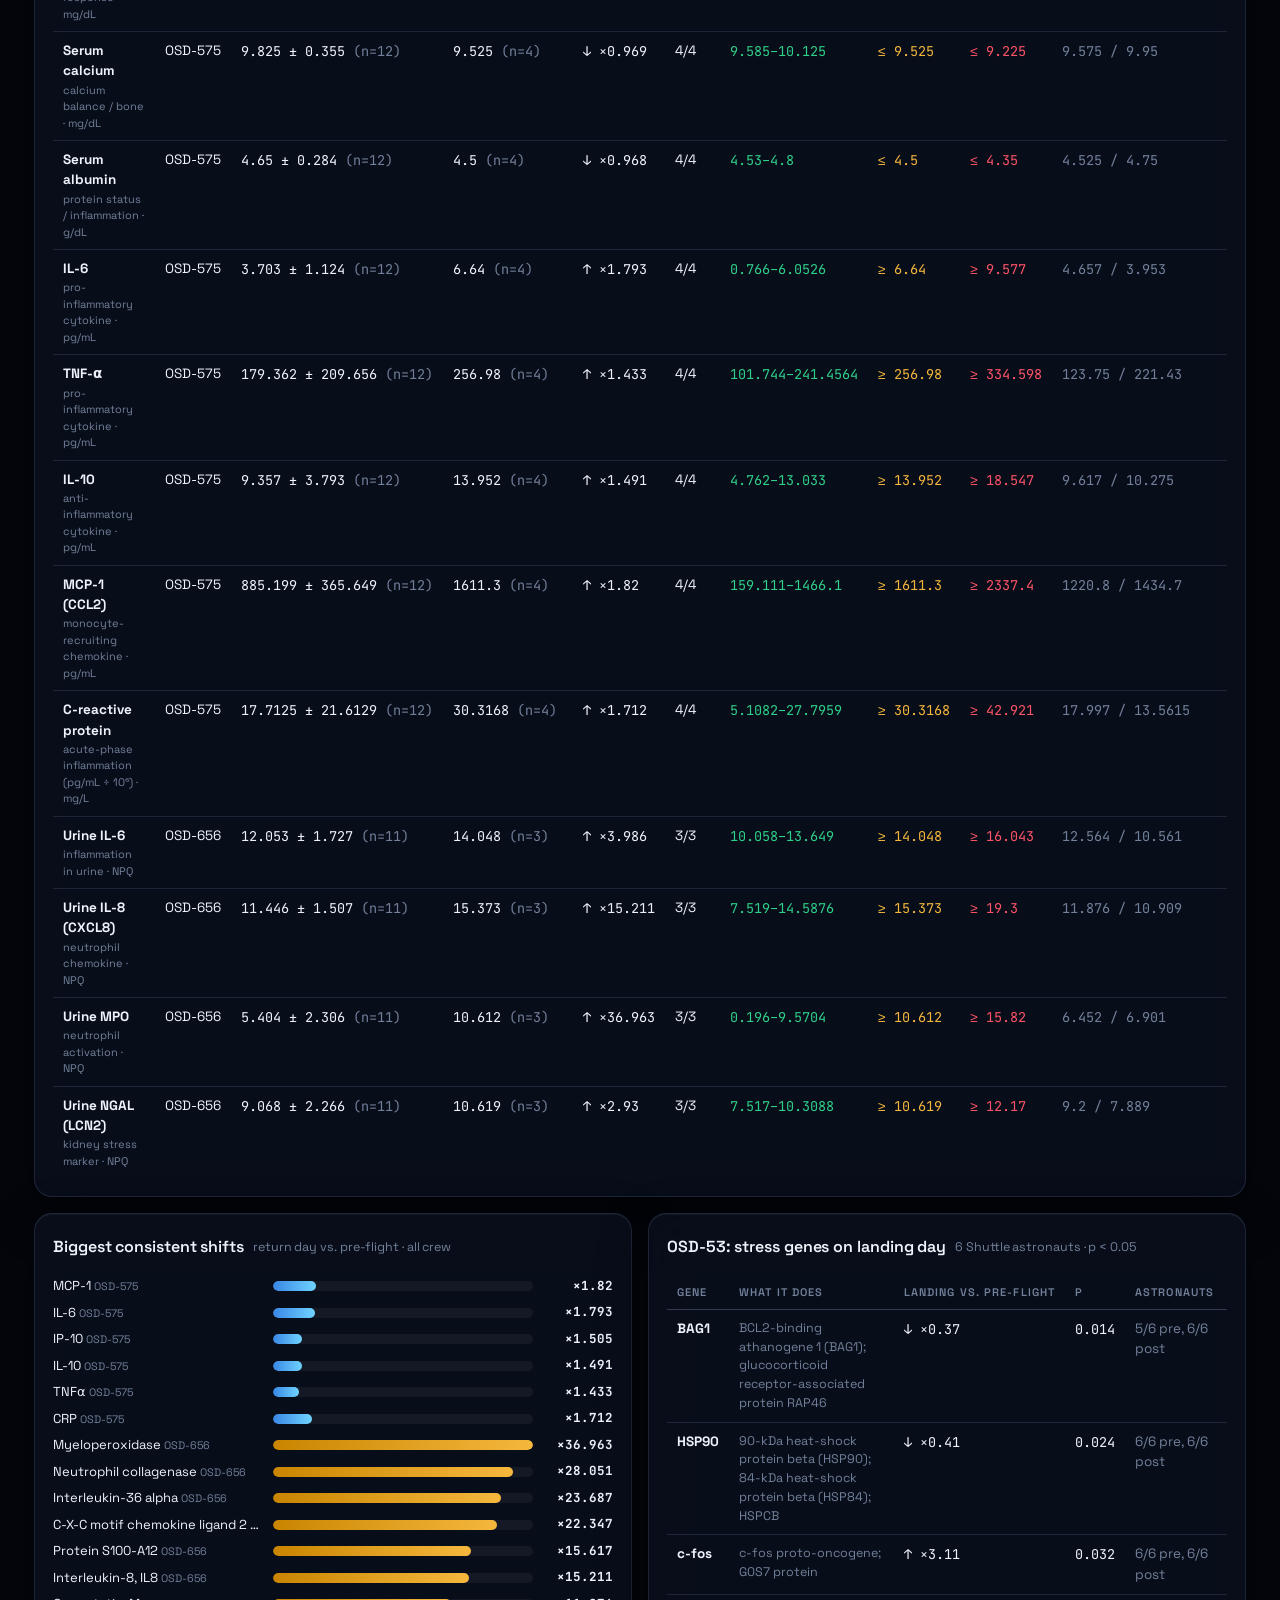
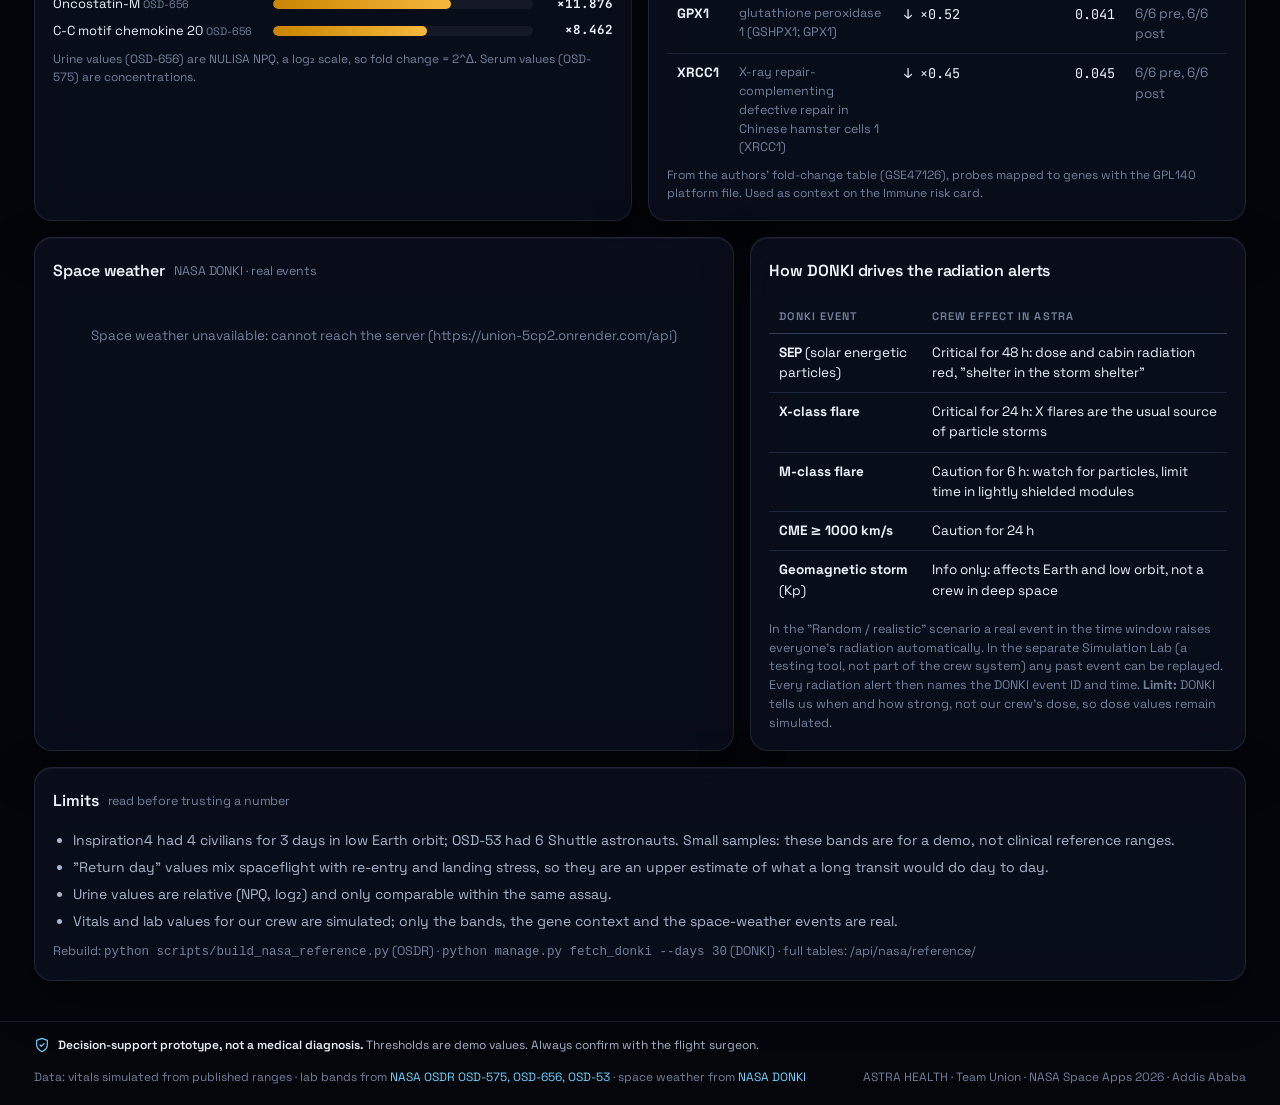
<file: frontend/science.html>
<!doctype html>
<html lang="en">
<head>
<meta charset="utf-8">
<meta name="viewport" content="width=device-width, initial-scale=1">
<title>Science / Sources · ASTRA HEALTH</title>
<meta name="description" content="ASTRA HEALTH - astronaut health monitoring and early-warning system (NASA Space Apps 2026 prototype).">
<meta name="theme-color" content="#04060c">
<link rel="icon" href="data:image/svg+xml,%3Csvg xmlns='http://www.w3.org/2000/svg' viewBox='0 0 32 32'%3E%3Ccircle cx='16' cy='16' r='13' fill='none' stroke='%236fd3ff' stroke-width='3'/%3E%3Cpath d='M8 17h4l2-5 3 9 2-6h5' fill='none' stroke='%23fff' stroke-width='2.5'/%3E%3C/svg%3E">
<link rel="preload" href="vendor/fonts/space-grotesk-latin-wght-normal.woff2" as="font" type="font/woff2" crossorigin>
<link rel="stylesheet" href="css/style.css">
</head>
<body>
<a class="skip-link" href="#main">Skip to content</a>
<header id="topnav"></header>
<main class="page" id="main">
<div class="page-head">
  <div>
    <div class="eyebrow reveal">Open science · where the numbers come from</div>
    <h1 class="reveal">NASA data in ASTRA HEALTH</h1>
    <p class="muted reveal" style="max-width:820px">The crew in this prototype is simulated, but the thresholds behind the lab alerts and the solar events behind the radiation alerts are real NASA data: three studies from the NASA Open Science Data Repository (OSDR) and the NASA DONKI space-weather database. This page shows exactly what we took from each source and how it is used.</p>
  </div>
</div>

<section class="grid g-12">
  <div class="panel span-12 reveal">
    <div class="panel-head"><h2>Real vs. simulated</h2></div>
    <div class="table-wrap"><table class="table">
      <thead><tr><th>What you see</th><th>Source</th><th>Real or simulated?</th></tr></thead>
      <tbody>
        <tr><td>Serum cytokines (IL-6, TNF-α, IL-10, MCP-1), CRP, calcium, albumin, glucose: bands and alert levels</td><td>NASA OSDR <b>OSD-575</b> (Inspiration4 serum)</td><td>Bands computed from the real pre-flight and return-day values; the astronaut's value is simulated inside them</td></tr>
        <tr><td>Urine inflammation markers (IL-6, IL-8, MPO, NGAL): bands and alert levels</td><td>NASA OSDR <b>OSD-656</b> (Inspiration4 urine)</td><td>Same: real bands, simulated values</td></tr>
        <tr><td>Immune risk card, "gene context"</td><td>NASA OSDR <b>OSD-53</b> (Shuttle astronaut blood)</td><td>Real published fold changes, shown as context (not measured here)</td></tr>
        <tr><td>Solar flares, solar particle events, CMEs, geomagnetic storms; "Replay real event"</td><td><b>NASA DONKI</b></td><td>Real events (IDs, times, classes). The crew's dose values are simulated</td></tr>
        <tr><td>Heart rate, SpO₂, blood pressure, sleep, stress, cabin CO₂ …</td><td>device simulator</td><td>Simulated from published normal ranges</td></tr>
      </tbody>
    </table></div>
  </div>

  <div class="panel span-12 reveal" id="osdr">
    <div class="panel-head"><h2>NASA OSDR studies <span class="sub">downloaded with the OSDR API by scripts/build_nasa_reference.py</span></h2><span class="sub" id="ref-gen"></span></div>
    <div class="study-grid" id="studies"></div>
  </div>

  <div class="panel span-12 reveal">
    <div class="panel-head"><h2>Alert bands from real flight data <span class="sub">Inspiration4, 4 crew, 3 days in orbit (2021)</span></h2></div>
    <p class="muted" style="font-size:14px;max-width:900px">For each marker: the pre-flight mean (blood drawn 92, 44 and 3 days before launch) is "normal". <b>Yellow</b> starts where the crew's average was on the day after landing (R+1): a change as large as spaceflight itself caused. <b>Red</b> is beyond twice that change. Only markers that moved the same way in every crew member are used.</p>
    <div class="table-wrap"><table class="table sci-table" id="bands"></table></div>
  </div>

  <div class="panel span-6 lg-12 reveal">
    <div class="panel-head"><h2>Biggest consistent shifts <span class="sub">return day vs. pre-flight · all crew</span></h2></div>
    <div class="fc-bars" id="fc-bars"></div>
    <p class="dim" style="font-size:12px">Urine values (OSD-656) are NULISA NPQ, a log₂ scale, so fold change = 2^Δ. Serum values (OSD-575) are concentrations.</p>
  </div>

  <div class="panel span-6 lg-12 reveal">
    <div class="panel-head"><h2>OSD-53: stress genes on landing day <span class="sub">6 Shuttle astronauts · p &lt; 0.05</span></h2></div>
    <div class="table-wrap"><table class="table" id="genes"></table></div>
    <p class="dim" style="font-size:12px">From the authors' fold-change table (GSE47126), probes mapped to genes with the GPL140 platform file. Used as context on the Immune risk card.</p>
  </div>

  <div class="panel span-7 lg-12 reveal" id="donki">
    <div class="panel-head"><h2>Space weather <span class="sub">NASA DONKI · real events</span></h2></div>
    <div class="sw-body" id="sw-body"><p class="empty">Loading NASA DONKI…</p></div>
  </div>
  <div class="panel span-5 lg-12 reveal">
    <div class="panel-head"><h2>How DONKI drives the radiation alerts</h2></div>
    <div class="table-wrap"><table class="table">
      <thead><tr><th>DONKI event</th><th>Crew effect in ASTRA</th></tr></thead>
      <tbody>
        <tr class="st-red"><td><b>SEP</b> (solar energetic particles)</td><td>Critical for 48 h: dose and cabin radiation red, "shelter in the storm shelter"</td></tr>
        <tr class="st-red"><td><b>X-class flare</b></td><td>Critical for 24 h: X flares are the usual source of particle storms</td></tr>
        <tr class="st-yellow"><td><b>M-class flare</b></td><td>Caution for 6 h: watch for particles, limit time in lightly shielded modules</td></tr>
        <tr class="st-yellow"><td><b>CME ≥ 1000 km/s</b></td><td>Caution for 24 h</td></tr>
        <tr><td><b>Geomagnetic storm</b> (Kp)</td><td>Info only: affects Earth and low orbit, not a crew in deep space</td></tr>
      </tbody>
    </table></div>
    <p class="dim" style="font-size:12.5px;margin-top:10px">In the "Random / realistic" scenario a real event in the time window raises everyone's radiation automatically. In the separate Simulation Lab (a testing tool, not part of the crew system) any past event can be replayed. Every radiation alert then names the DONKI event ID and time. <b>Limit:</b> DONKI tells us when and how strong, not our crew's dose, so dose values remain simulated.</p>
    <div id="sw-counts" class="dim" style="font-size:12.5px"></div>
  </div>

  <div class="panel span-12 reveal">
    <div class="panel-head"><h2>Limits <span class="sub">read before trusting a number</span></h2></div>
    <ul class="sci-limits">
      <li>Inspiration4 had 4 civilians for 3 days in low Earth orbit; OSD-53 had 6 Shuttle astronauts. Small samples: these bands are for a demo, not clinical reference ranges.</li>
      <li>"Return day" values mix spaceflight with re-entry and landing stress, so they are an upper estimate of what a long transit would do day to day.</li>
      <li>Urine values are relative (NPQ, log₂) and only comparable within the same assay.</li>
      <li>Vitals and lab values for our crew are simulated; only the bands, the gene context and the space-weather events are real.</li>
    </ul>
    <p class="dim" style="font-size:12.5px">Rebuild: <code>python scripts/build_nasa_reference.py</code> (OSDR) · <code>python manage.py fetch_donki --days 30</code> (DONKI) · full tables: <a href="/api/nasa/reference/">/api/nasa/reference/</a></p>
  </div>
</section>
</main>
<footer id="footer"></footer>
<script src="js/nasa-reference.js"></script>
<script src="js/rules.js"></script>
<script src="js/scenarios.js"></script>
<script src="js/mock-data.js"></script>
<script src="js/api.js"></script>
<script src="js/charts.js"></script>
<script src="js/common.js"></script>
<script src="js/donki-snapshot.js"></script>
<script src="js/space-weather.js"></script>
<script src="js/pages/science.js"></script>
</body>
</html>
</file>
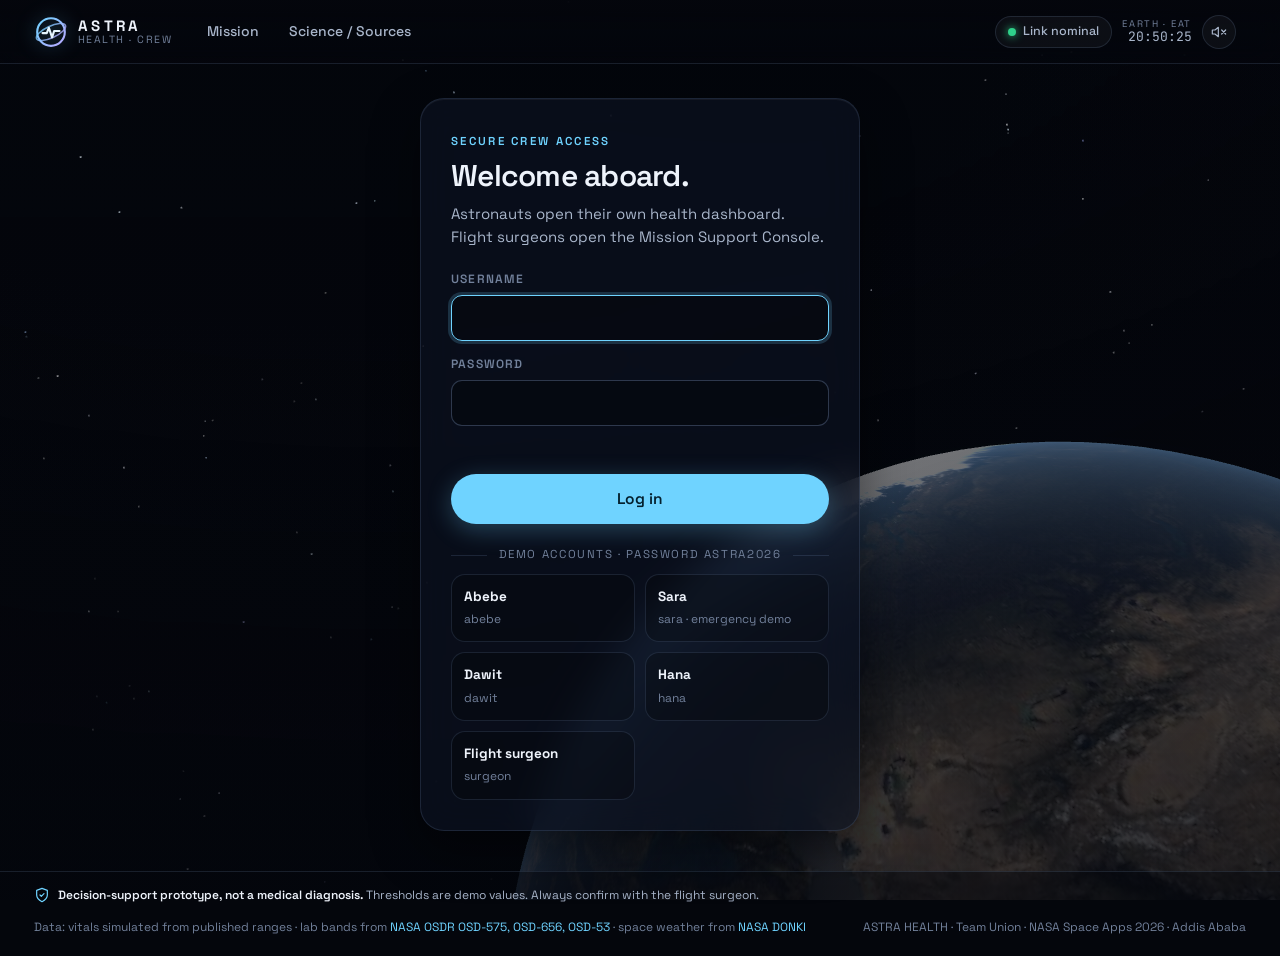
<file: frontend/support.html>
<!doctype html>
<html lang="en">
<head>
<meta charset="utf-8">
<meta name="viewport" content="width=device-width, initial-scale=1">
<title>Support Console · ASTRA HEALTH</title>
<meta name="description" content="ASTRA HEALTH - astronaut health monitoring and early-warning system (NASA Space Apps 2026 prototype).">
<meta name="theme-color" content="#04060c">
<link rel="icon" href="data:image/svg+xml,%3Csvg xmlns='http://www.w3.org/2000/svg' viewBox='0 0 32 32'%3E%3Ccircle cx='16' cy='16' r='13' fill='none' stroke='%236fd3ff' stroke-width='3'/%3E%3Cpath d='M8 17h4l2-5 3 9 2-6h5' fill='none' stroke='%23fff' stroke-width='2.5'/%3E%3C/svg%3E">
<link rel="preload" href="vendor/fonts/space-grotesk-latin-wght-normal.woff2" as="font" type="font/woff2" crossorigin>
<link rel="stylesheet" href="css/style.css">
</head>
<body>
<a class="skip-link" href="#main">Skip to content</a>
<header id="topnav"></header>
<main class="page" id="main">
<div id="overview" class="view">
  <div class="page-head">
    <div>
      <div class="eyebrow reveal">Flight surgeon · Mission support</div>
      <h1 class="reveal">Support Console</h1>
      <p class="muted reveal" id="con-mission">Whole crew, most urgent first. Acknowledge an alert when you have seen it; resolve it when it has been handled.</p>
    </div>
    <div class="row wrap reveal"><span class="live-tag">Live · every 3 s</span><span class="chip"><span class="mono" data-clock>--:--:--</span>&nbsp;EAT</span></div>
  </div>

  <div id="con-banner"></div>

  <div class="counters reveal" id="counters">
    <div class="counter-tile st-red" id="ct-red"><small>__RED__Critical</small><b id="con-red">—</b></div>
    <div class="counter-tile st-yellow"><small>__YELLOW__Caution</small><b id="con-yellow">—</b></div>
    <div class="counter-tile st-green"><small>__GREEN__Nominal</small><b id="con-green">—</b></div>
    <div class="counter-tile st-none" style="--st:var(--accent)"><small>Open alerts</small><b id="con-open">—</b><span class="dim" style="font-size:12px" id="con-unack"></span></div>
  </div>

  <section class="grid g-12">
    <div class="panel span-8 lg-12 reveal">
      <div class="panel-head"><h2>Crew vitals <span class="sub">most urgent first · select a crew member for the full view</span></h2><span class="live-tag">Live</span></div>
      <div class="con-grid" id="con-grid"></div>
    </div>
    <div class="panel span-4 lg-12 reveal">
      <div class="panel-head">
        <h2>Active alerts <span class="sub" id="con-count"></span></h2>
        <div class="seg" role="group" aria-label="Filter alerts" id="con-filter">
          <button type="button" data-f="" aria-pressed="true">All</button>
          <button type="button" data-f="red" aria-pressed="false">Critical</button>
          <button type="button" data-f="yellow" aria-pressed="false">Caution</button>
          <button type="button" data-f="new" aria-pressed="false">New</button>
        </div>
      </div>
      <ul class="feed tall" id="con-alerts" aria-live="polite"></ul>
    </div>
    <div class="panel span-7 lg-12 reveal">
      <div class="panel-head"><h2>Cabin environment <span class="sub" id="cabin-updated"></span></h2><span class="live-tag">Live</span></div>
      <div class="gauges" id="gauges"></div>
    </div>
    <div class="panel span-5 lg-12 reveal" id="space-weather">
      <div class="panel-head"><h2>Space weather <span class="sub">NASA DONKI</span></h2><a class="btn btn-sm" href="science.html#donki">How it works</a></div>
      <div class="sw-body compact" id="sw-body"><p class="empty">Loading NASA DONKI…</p></div>
    </div>
    <div class="span-12 disclaimer-box reveal">__SHIELD__<span><b>Decision-support prototype, not a diagnosis.</b> Alerts come from simple rule-based thresholds on simulated data. The flight surgeon confirms every alert before any medical action.</span></div>
  </section>
</div>
<div id="detail" hidden></div>
</main>
<footer id="footer"></footer>
<script src="js/nasa-reference.js"></script>
<script src="js/rules.js"></script>
<script src="js/scenarios.js"></script>
<script src="js/mock-data.js"></script>
<script src="js/api.js"></script>
<script src="js/charts.js"></script>
<script src="js/common.js"></script>
<script src="js/health-view.js"></script>
<script src="js/donki-snapshot.js"></script>
<script src="js/space-weather.js"></script>
<script src="js/pages/support.js"></script>
</body>
</html>
</file>
<file: frontend/css/style.css>
/* ASTRA HEALTH — design system (adapted from the UNION Mission Health concept by our teammate)
   Dark mission-control theme. Status colours always travel with an icon + word. */

@font-face { font-family: "Space Grotesk"; src: url("../vendor/fonts/space-grotesk-latin-wght-normal.woff2") format("woff2"); font-weight: 300 700; font-display: swap; unicode-range: U+0000-00FF, U+0131, U+0152-0153, U+2000-206F, U+20AC, U+2122, U+2191, U+2193, U+2212, U+2215; }
@font-face { font-family: "Space Grotesk"; src: url("../vendor/fonts/space-grotesk-latin-ext-wght-normal.woff2") format("woff2"); font-weight: 300 700; font-display: swap; unicode-range: U+0100-02BA, U+1E00-1E9F, U+20A0-20AB, U+2C60-2C7F; }
@font-face { font-family: "JetBrains Mono"; src: url("../vendor/fonts/jetbrains-mono-latin-wght-normal.woff2") format("woff2"); font-weight: 300 700; font-display: swap; }

:root {
    color-scheme: dark;
    --bg: #04060c;
    --panel: rgba(13, 19, 33, .68);
    --panel-solid: #0d1321;
    --panel-2: rgba(22, 31, 52, .6);
    --line: rgba(150, 180, 230, .14);
    --line-strong: rgba(150, 180, 230, .28);
    --text: #eef3fb;
    --text-2: #a9b6cb;
    --text-3: #72819b;
    --accent: #6fd3ff;
    --accent-ink: #04202e;
    --ok: #2fd08a;
    --warn: #f5b83d;
    --bad: #ff5468;
    /* chart series (validated for the dark surface) */
    --s1: #3987e5; --s2: #d95926; --s3: #199e70; --s4: #c98500; --s5: #9085e9;
    --radius: 18px;
    --radius-s: 11px;
    --font: "Space Grotesk", ui-sans-serif, system-ui, -apple-system, "Segoe UI", Roboto, sans-serif;
    --mono: "JetBrains Mono", ui-monospace, "SF Mono", Menlo, Consolas, monospace;
    --shadow: 0 18px 50px rgba(0, 0, 0, .45);
    --top: 64px;
}

*, *::before, *::after { box-sizing: border-box; }
html { -webkit-text-size-adjust: 100%; scroll-behavior: smooth; }
body { margin: 0; min-height: 100vh; background: var(--bg); color: var(--text); font: 400 15px/1.5 var(--font); display: flex; flex-direction: column; overflow-x: hidden; }
h1, h2, h3, p { margin: 0; }
h1 { font-size: clamp(30px, 4.4vw, 54px); line-height: 1.04; font-weight: 600; letter-spacing: -.025em; text-wrap: balance; }
h2 { font-size: 16px; font-weight: 600; letter-spacing: -.005em; }
h3 { font-size: 14px; font-weight: 600; }
a { color: inherit; text-decoration: none; }
button, input, select, textarea { font: inherit; color: inherit; }
button { cursor: pointer; }
.mono { font-family: var(--mono); font-variant-numeric: tabular-nums; }
.muted { color: var(--text-2); }
.dim { color: var(--text-3); }
[hidden] { display: none !important; }
:focus-visible { outline: 2px solid var(--accent); outline-offset: 2px; border-radius: 6px; }
.skip-link { position: fixed; left: 12px; top: -60px; z-index: 100; background: var(--accent); color: var(--accent-ink); padding: 8px 14px; border-radius: 8px; font-weight: 600; }
.skip-link:focus { top: 12px; }

/* ── backdrop ─────────────────────────────────────────── */
#space { position: fixed; inset: 0; width: 100%; height: 100%; z-index: -3; display: block; }
.vignette { position: fixed; inset: 0; z-index: -2; pointer-events: none; background: radial-gradient(120% 90% at 30% 0%, transparent 40%, rgba(4, 6, 12, .55) 100%), linear-gradient(180deg, rgba(4, 6, 12, .25), rgba(4, 6, 12, .6)); }
.alarm-frame { position: fixed; inset: 0; z-index: 60; pointer-events: none; opacity: 0; box-shadow: inset 0 0 0 2px var(--bad), inset 0 0 90px rgba(255, 84, 104, .45); transition: opacity .4s; }
body.alarm .alarm-frame { animation: alarm 1.1s ease-in-out infinite; }
@keyframes alarm { 0%, 100% { opacity: .25; } 50% { opacity: 1; } }

/* ── top bar ──────────────────────────────────────────── */
.topbar { position: sticky; top: 0; z-index: 40; height: var(--top); display: flex; align-items: center; gap: 22px; padding: 0 clamp(16px, 3vw, 34px); background: linear-gradient(180deg, rgba(4, 6, 12, .9), rgba(4, 6, 12, .62)); backdrop-filter: blur(16px) saturate(1.3); -webkit-backdrop-filter: blur(16px) saturate(1.3); border-bottom: 1px solid var(--line); }
.brand { display: flex; align-items: center; gap: 10px; flex: none; }
.brand-text { display: flex; flex-direction: column; line-height: 1.05; }
.brand-text b { font-weight: 700; letter-spacing: .22em; font-size: 15px; }
.brand-text small { color: var(--text-3); font-size: 10.5px; letter-spacing: .14em; text-transform: uppercase; }
.nav { display: flex; gap: 4px; flex: 1; min-width: 0; }
.nav a { padding: 8px 13px; border-radius: 999px; color: var(--text-2); font-weight: 500; font-size: 14px; white-space: nowrap; transition: color .2s, background .2s; }
.nav a:hover { color: var(--text); background: rgba(255, 255, 255, .05); }
.nav a[aria-current="page"] { color: var(--text); background: rgba(111, 211, 255, .12); box-shadow: inset 0 0 0 1px rgba(111, 211, 255, .3); }
.topbar-right { display: flex; align-items: center; gap: 10px; flex: none; }
.met { display: flex; flex-direction: column; line-height: 1.1; text-align: right; }
.met small { font-size: 9.5px; letter-spacing: .18em; color: var(--text-3); }
.met span { font-size: 13px; color: var(--text-2); }
.chip { display: inline-flex; align-items: center; gap: 7px; height: 32px; padding: 0 12px; border-radius: 999px; border: 1px solid var(--line); background: rgba(255, 255, 255, .04); font-size: 12.5px; font-weight: 500; color: var(--text-2); white-space: nowrap; }
button.chip:hover, .select-chip:hover { border-color: var(--line-strong); color: var(--text); }
.select-chip { appearance: none; -webkit-appearance: none; padding-right: 12px; cursor: pointer; }
.select-chip option { background: var(--panel-solid); }
.icon-btn { width: 34px; height: 34px; display: grid; place-items: center; border-radius: 50%; border: 1px solid var(--line); background: rgba(255, 255, 255, .04); color: var(--text-2); }
.icon-btn:hover { color: var(--text); border-color: var(--line-strong); }
#sound-btn .sound-off { display: none; }
#sound-btn.muted-snd .sound-on { display: none; }
#sound-btn.muted-snd .sound-off { display: inline; }
.menu-btn, .nav-logout { display: none; }
.user-chip { display: flex; align-items: center; gap: 9px; padding: 3px 4px 3px 3px; border-radius: 999px; border: 1px solid var(--line); background: rgba(255, 255, 255, .04); }
.user-chip .who { display: flex; flex-direction: column; line-height: 1.1; }
.user-chip .who b { font-size: 12.5px; font-weight: 600; }
.user-chip .who small { font-size: 10.5px; color: var(--text-3); }
.avatar { width: 28px; height: 28px; border-radius: 50%; display: grid; place-items: center; font-size: 11px; font-weight: 700; color: var(--accent-ink); background: linear-gradient(135deg, var(--accent), #b9a8ff); flex: none; }
.avatar.lg { width: 46px; height: 46px; font-size: 16px; }
.link-btn { background: none; border: 0; color: var(--text-3); font-size: 12px; padding: 4px 9px; }
.link-btn:hover { color: var(--text); }

/* ── page + layout ────────────────────────────────────── */
.page { flex: 1; width: 100%; max-width: 1480px; margin: 0 auto; padding: clamp(18px, 3vw, 34px) clamp(16px, 3vw, 34px) 40px; }
.grid { display: grid; gap: 16px; }
.g-12 { grid-template-columns: repeat(12, minmax(0, 1fr)); }
.span-3 { grid-column: span 3; } .span-4 { grid-column: span 4; } .span-5 { grid-column: span 5; } .span-6 { grid-column: span 6; }
.span-7 { grid-column: span 7; } .span-8 { grid-column: span 8; } .span-9 { grid-column: span 9; } .span-12 { grid-column: span 12; }
.stack { display: flex; flex-direction: column; gap: 16px; }
.row { display: flex; align-items: center; gap: 12px; }
.row.wrap { flex-wrap: wrap; }
.spacer { flex: 1; }
.section-gap { margin-top: 16px; }

.page-head { display: flex; align-items: flex-end; justify-content: space-between; gap: 20px; flex-wrap: wrap; margin-bottom: 20px; }
.page-head h1 { font-size: clamp(26px, 3.2vw, 40px); }
.eyebrow { display: inline-flex; align-items: center; gap: 8px; font-size: 11.5px; letter-spacing: .2em; text-transform: uppercase; color: var(--accent); font-weight: 600; margin-bottom: 10px; }
.lede { color: var(--text-2); font-size: clamp(15px, 1.3vw, 17px); max-width: 56ch; margin-top: 12px; }

.panel { position: relative; background: var(--panel); border: 1px solid var(--line); border-radius: var(--radius); padding: 18px; backdrop-filter: blur(18px) saturate(1.25); -webkit-backdrop-filter: blur(18px) saturate(1.25); box-shadow: var(--shadow), inset 0 1px 0 rgba(255, 255, 255, .05); min-width: 0; }
.panel-head { display: flex; align-items: center; justify-content: space-between; gap: 12px; margin-bottom: 14px; min-height: 30px; }
.panel-head h2 { display: flex; align-items: center; gap: 9px; }
.panel-head .sub { color: var(--text-3); font-size: 12.5px; font-weight: 400; }
.live-tag { display: inline-flex; align-items: center; gap: 6px; font-size: 10.5px; letter-spacing: .16em; text-transform: uppercase; color: var(--text-3); font-weight: 600; }
.live-tag::before { content: ""; width: 7px; height: 7px; border-radius: 50%; background: var(--ok); box-shadow: 0 0 0 0 rgba(47, 208, 138, .6); animation: ping 3s infinite; }
@keyframes ping { 0% { box-shadow: 0 0 0 0 rgba(47, 208, 138, .6); } 60%, 100% { box-shadow: 0 0 0 8px rgba(47, 208, 138, 0); } }

/* ── status language ──────────────────────────────────── */
.st-green { --st: var(--ok); } .st-yellow { --st: var(--warn); } .st-red { --st: var(--bad); } .st-none { --st: var(--text-3); }
.dot { width: 8px; height: 8px; border-radius: 50%; background: var(--st, var(--text-3)); flex: none; }
.dot-ok { background: var(--ok); } .dot-accent { background: var(--accent); } .dot-bad { background: var(--bad); } .dot-warn { background: var(--warn); }
.badge { display: inline-flex; align-items: center; gap: 6px; height: 24px; padding: 0 10px 0 7px; border-radius: 999px; font-size: 11.5px; font-weight: 600; letter-spacing: .04em; color: var(--text); background: color-mix(in srgb, var(--st) 16%, transparent); box-shadow: inset 0 0 0 1px color-mix(in srgb, var(--st) 45%, transparent); white-space: nowrap; }
.badge svg { width: 13px; height: 13px; color: var(--st); flex: none; }
.st-red .badge, .badge.st-red { animation: soft-pulse 1.4s ease-in-out infinite; }
@keyframes soft-pulse { 50% { box-shadow: inset 0 0 0 1px var(--st), 0 0 16px color-mix(in srgb, var(--st) 55%, transparent); } }

/* ── buttons & forms ──────────────────────────────────── */
.btn { display: inline-flex; align-items: center; justify-content: center; gap: 8px; height: 40px; padding: 0 18px; border-radius: 999px; border: 1px solid var(--line-strong); background: rgba(255, 255, 255, .05); font-weight: 600; font-size: 14px; transition: transform .15s, background .2s, border-color .2s, box-shadow .2s; white-space: nowrap; }
.btn:hover { background: rgba(255, 255, 255, .1); transform: translateY(-1px); }
.btn:active { transform: translateY(0); }
.btn-primary { background: var(--accent); color: var(--accent-ink); border-color: transparent; box-shadow: 0 6px 24px rgba(111, 211, 255, .28); }
.btn-primary:hover { background: #93dfff; }
.btn-danger { background: var(--bad); color: #2a0309; border-color: transparent; }
.btn-danger:hover { background: #ff7888; }
.btn-sm { height: 32px; padding: 0 13px; font-size: 12.5px; }
.btn-lg { height: 50px; padding: 0 26px; font-size: 15.5px; }
.btn[disabled] { opacity: .45; pointer-events: none; }
.seg { display: inline-flex; padding: 3px; border-radius: 999px; border: 1px solid var(--line); background: rgba(0, 0, 0, .25); }
.seg button { border: 0; background: none; height: 26px; padding: 0 12px; border-radius: 999px; font-size: 12px; font-weight: 600; color: var(--text-3); }
.seg button[aria-pressed="true"] { background: rgba(111, 211, 255, .16); color: var(--text); }
.field { display: flex; flex-direction: column; gap: 7px; }
.field label, .label { font-size: 12px; letter-spacing: .1em; text-transform: uppercase; color: var(--text-3); font-weight: 600; }
.input, textarea.input { width: 100%; height: 46px; padding: 0 14px; border-radius: var(--radius-s); border: 1px solid var(--line-strong); background: rgba(0, 0, 0, .3); transition: border-color .2s, box-shadow .2s; }
textarea.input { height: auto; min-height: 92px; padding: 12px 14px; resize: vertical; }
.input:focus { outline: none; border-color: var(--accent); box-shadow: 0 0 0 3px rgba(111, 211, 255, .18); }
.input::placeholder { color: var(--text-3); }
.form-error { color: var(--bad); font-size: 13px; min-height: 20px; }
input[type="range"] { -webkit-appearance: none; appearance: none; width: 100%; height: 6px; border-radius: 3px; background: linear-gradient(90deg, var(--ok), var(--warn), var(--bad)); outline-offset: 6px; }
input[type="range"]::-webkit-slider-thumb { -webkit-appearance: none; width: 26px; height: 26px; border-radius: 50%; background: #fff; border: 4px solid var(--panel-solid); box-shadow: 0 0 0 1px var(--line-strong), 0 4px 14px rgba(0, 0, 0, .5); cursor: grab; }
input[type="range"]::-moz-range-thumb { width: 20px; height: 20px; border-radius: 50%; background: #fff; border: 4px solid var(--panel-solid); cursor: grab; }

/* ── stat tiles ───────────────────────────────────────── */
.tiles { display: grid; grid-template-columns: repeat(4, minmax(0, 1fr)); gap: 12px; }
.tile { position: relative; padding: 14px 15px 13px; border-radius: 14px; background: var(--panel-2); border: 1px solid var(--line); overflow: hidden; transition: border-color .3s, transform .25s; min-width: 0; }
.tile::before { content: ""; position: absolute; left: 0; top: 14px; bottom: 14px; width: 3px; border-radius: 0 3px 3px 0; background: var(--st, transparent); transition: background .3s; }
.tile.st-red { border-color: color-mix(in srgb, var(--bad) 55%, transparent); }
.tile.st-yellow { border-color: color-mix(in srgb, var(--warn) 40%, transparent); }
.tile-label { display: flex; align-items: center; justify-content: space-between; gap: 6px; font-size: 11.5px; letter-spacing: .08em; text-transform: uppercase; color: var(--text-3); font-weight: 600; }
.tile-value { display: flex; align-items: baseline; gap: 6px; margin-top: 6px; font-family: var(--mono); font-variant-numeric: tabular-nums; font-size: clamp(24px, 2.3vw, 32px); font-weight: 600; letter-spacing: -.02em; line-height: 1.1; }
.tile-value small { font-family: var(--font); font-size: 12px; font-weight: 500; color: var(--text-3); letter-spacing: 0; }
.tile-foot { margin-top: 5px; font-size: 12px; color: var(--text-2); display: flex; align-items: center; gap: 6px; min-height: 18px; }
.tile-foot .st-word { color: var(--text-2); }
.tile canvas.spark { display: block; width: 100%; height: 30px; margin-top: 6px; }
.tile-wide { grid-column: span 2; }
.ecg { display: block; width: 100%; height: 64px; margin-top: 4px; }
.ring { width: 52px; height: 52px; flex: none; }

/* ── gauges ───────────────────────────────────────────── */
.gauges { display: grid; grid-template-columns: repeat(7, minmax(0, 1fr)); gap: 6px; align-items: start; }
.gauge { text-align: center; padding: 6px 2px 4px; border-radius: 14px; min-width: 0; }
.gauge svg { width: 100%; max-width: 132px; height: auto; display: block; margin: 0 auto; overflow: visible; }
.gauge .g-track { stroke: rgba(150, 180, 230, .13); }
.gauge .g-val { stroke: var(--st); transition: stroke .4s; filter: drop-shadow(0 0 6px color-mix(in srgb, var(--st) 60%, transparent)); }
.gauge .g-needle { stroke: var(--text); }
.gauge .g-num { font-family: var(--mono); font-weight: 600; font-size: 21px; fill: var(--text); }
.gauge .g-unit { font-size: 10px; fill: var(--text-3); letter-spacing: .06em; }
.gauge .g-tick { stroke: rgba(150, 180, 230, .35); }
.gauge-name { font-size: 12px; font-weight: 600; margin-top: 2px; }
.gauge-st { font-size: 11px; color: var(--text-2); display: inline-flex; align-items: center; gap: 5px; }

/* ── hero (public dashboard) ──────────────────────────── */
.hero { position: relative; display: grid; grid-template-columns: minmax(0, 5fr) minmax(0, 7fr); gap: 10px; align-items: center; min-height: min(62vh, 600px); margin-bottom: 18px; }
.hero-copy { position: relative; z-index: 2; }
.hero-stats { display: flex; gap: 26px; margin-top: 26px; flex-wrap: wrap; }
.hero-stat b { display: block; font-family: var(--mono); font-size: 26px; font-weight: 600; line-height: 1.1; }
.hero-stat small { color: var(--text-3); font-size: 11.5px; letter-spacing: .12em; text-transform: uppercase; }
.hero-cta { display: flex; gap: 12px; margin-top: 28px; flex-wrap: wrap; }
.scene { position: relative; min-height: 420px; height: 100%; touch-action: pan-y; }
.scene canvas { position: absolute; inset: 0; width: 100%; height: 100%; display: block; cursor: grab; outline: none; }
.scene canvas:active { cursor: grabbing; }
.scene-hint { position: absolute; left: 50%; bottom: 8px; transform: translateX(-50%); font-size: 11.5px; color: var(--text-3); letter-spacing: .08em; pointer-events: none; white-space: nowrap; }
.scene-tools { position: absolute; right: 8px; top: 8px; display: flex; gap: 6px; z-index: 3; }
.pin { position: absolute; left: 0; top: 0; z-index: 2; display: inline-flex; align-items: center; gap: 7px; padding: 5px 11px 5px 8px; border-radius: 999px; border: 1px solid color-mix(in srgb, var(--st) 55%, transparent); background: rgba(6, 10, 20, .78); backdrop-filter: blur(6px); font-size: 12px; font-weight: 600; white-space: nowrap; will-change: transform; transition: opacity .25s, border-color .3s, background .2s; }
.pin:hover, .pin.active { background: color-mix(in srgb, var(--st) 22%, rgba(6, 10, 20, .9)); }
.pin small { font-weight: 500; color: var(--text-3); }
.pin .dot { box-shadow: 0 0 10px var(--st); }
.pin.st-red { animation: soft-pulse 1.2s infinite; }

/* ── crew cards ───────────────────────────────────────── */
.crew-grid { display: grid; grid-template-columns: repeat(auto-fit, minmax(210px, 1fr)); gap: 12px; }
.crew-card { position: relative; text-align: left; padding: 15px; border-radius: 16px; border: 1px solid var(--line); background: var(--panel-2); transition: transform .25s, border-color .3s, box-shadow .3s; transform-style: preserve-3d; overflow: hidden; width: 100%; display: block; }
.crew-card::after { content: ""; position: absolute; inset: 0 0 auto 0; height: 2px; background: var(--st); box-shadow: 0 0 18px var(--st); opacity: .9; }
.crew-card:hover { border-color: var(--line-strong); box-shadow: 0 16px 40px rgba(0, 0, 0, .45); }
.crew-card.st-red { border-color: color-mix(in srgb, var(--bad) 60%, transparent); box-shadow: 0 0 34px rgba(255, 84, 104, .18); }
.crew-card .cc-top { display: flex; align-items: center; gap: 11px; margin-bottom: 13px; }
.crew-card .cc-name { font-weight: 600; font-size: 15px; line-height: 1.2; }
.crew-card .cc-role { font-size: 12px; color: var(--text-3); }
.cc-vitals { display: grid; grid-template-columns: 1fr 1fr; gap: 8px; margin-top: 12px; }
.cc-vital { padding: 8px 10px; border-radius: 10px; background: rgba(0, 0, 0, .25); }
.cc-vital small { display: block; font-size: 10px; letter-spacing: .1em; text-transform: uppercase; color: var(--text-3); font-weight: 600; }
.cc-vital b { font-family: var(--mono); font-size: 19px; font-weight: 600; }
.cc-vital i { font-style: normal; font-size: 11px; color: var(--text-3); margin-left: 3px; }
.cc-vital.st-red b, .cc-vital.st-yellow b { text-decoration: underline; text-decoration-color: var(--st); text-decoration-thickness: 2px; text-underline-offset: 4px; }
.cc-mini { display: grid; grid-template-columns: repeat(4, 1fr); gap: 6px; margin-top: 8px; }
.cc-mini .cc-vital { padding: 6px 6px; min-width: 0; } .cc-mini .cc-vital b { font-size: 13px; letter-spacing: -.03em; } .cc-mini .cc-vital i { font-size: 10px; margin-left: 2px; }

/* ── alert feed ───────────────────────────────────────── */
.feed { display: flex; flex-direction: column; gap: 8px; max-height: 420px; overflow: auto; margin: 0; padding: 0; list-style: none; scrollbar-width: thin; scrollbar-color: var(--line-strong) transparent; }
.feed-item { display: grid; grid-template-columns: auto 1fr auto; gap: 11px; align-items: start; padding: 11px 12px; border-radius: 12px; background: rgba(0, 0, 0, .22); border: 1px solid var(--line); border-left: 3px solid var(--st); }
.feed-item .fi-ico { color: var(--st); margin-top: 1px; }
.feed-item .fi-title { font-weight: 600; font-size: 13.5px; line-height: 1.3; }
.feed-item .fi-meta { font-size: 12px; color: var(--text-3); margin-top: 2px; }
.feed-item .fi-body { font-size: 13px; color: var(--text-2); margin-top: 5px; }
.feed-item time { font-family: var(--mono); font-size: 11.5px; color: var(--text-3); white-space: nowrap; }
.feed-item.resolved { opacity: .62; border-left-color: var(--text-3); }
.feed-item.enter { animation: slide-in .5s cubic-bezier(.2, .8, .2, 1); }
@keyframes slide-in { from { opacity: 0; transform: translateY(-10px); } }
.empty { padding: 26px 12px; text-align: center; color: var(--text-3); font-size: 13.5px; }
.rec { margin-top: 8px; padding: 9px 11px; border-radius: 10px; background: rgba(111, 211, 255, .07); border: 1px dashed rgba(111, 211, 255, .3); font-size: 13px; color: var(--text); }
.rec b { color: var(--accent); font-weight: 600; }

/* ── charts ───────────────────────────────────────────── */
.chart-box { position: relative; height: 220px; }
.chart-box.sm { height: 150px; }
.chart-box.lg { height: 280px; }
.legend { display: flex; gap: 14px; flex-wrap: wrap; font-size: 12px; color: var(--text-2); }
.legend i { display: inline-block; width: 14px; height: 3px; border-radius: 2px; margin-right: 6px; vertical-align: middle; background: var(--c); }
.kv { display: grid; grid-template-columns: repeat(auto-fit, minmax(120px, 1fr)); gap: 10px; }
.kv > div { padding: 10px 12px; border-radius: 11px; background: rgba(0, 0, 0, .22); }
.kv small { display: block; font-size: 10.5px; letter-spacing: .1em; text-transform: uppercase; color: var(--text-3); font-weight: 600; }
.kv b { font-family: var(--mono); font-size: 20px; font-weight: 600; }
.kv i { font-style: normal; font-size: 11.5px; color: var(--text-3); margin-left: 4px; }
.meter { height: 8px; border-radius: 4px; background: rgba(150, 180, 230, .13); overflow: hidden; }
.meter > span { display: block; height: 100%; border-radius: 4px; background: var(--s1); transition: width .8s cubic-bezier(.2, .8, .2, 1); }

/* ── body map ─────────────────────────────────────────── */
.body-wrap { display: grid; grid-template-columns: minmax(0, 1.25fr) minmax(0, 1fr); gap: 16px; align-items: stretch; }
.body-scene { min-height: 520px; border-radius: 14px; background: radial-gradient(60% 50% at 50% 55%, rgba(111, 211, 255, .09), transparent 70%); }
.organ-list { display: flex; flex-direction: column; gap: 8px; }
.organ-btn { display: grid; grid-template-columns: auto 1fr auto; align-items: center; gap: 11px; text-align: left; padding: 11px 13px; border-radius: 12px; border: 1px solid var(--line); background: rgba(0, 0, 0, .22); transition: border-color .2s, background .2s; }
.organ-btn:hover, .organ-btn[aria-pressed="true"] { border-color: color-mix(in srgb, var(--st) 60%, transparent); background: color-mix(in srgb, var(--st) 9%, rgba(0, 0, 0, .22)); }
.organ-btn .o-ico { width: 34px; height: 34px; border-radius: 10px; display: grid; place-items: center; background: color-mix(in srgb, var(--st) 16%, transparent); color: var(--st); }
.organ-btn b { font-size: 14px; display: block; }
.organ-btn small { color: var(--text-3); font-size: 12px; }
.organ-detail { margin-top: 4px; padding: 14px; border-radius: 12px; border: 1px solid var(--line); background: rgba(0, 0, 0, .25); min-height: 132px; }
.organ-detail h3 { font-size: 15px; margin-bottom: 4px; }
.organ-detail ul { margin: 8px 0 0; padding: 0; list-style: none; display: grid; grid-template-columns: 1fr 1fr; gap: 6px 14px; font-size: 13px; }
.organ-detail li { display: flex; justify-content: space-between; gap: 8px; border-bottom: 1px dashed var(--line); padding-bottom: 4px; color: var(--text-2); }
.organ-detail li b { font-family: var(--mono); color: var(--text); font-weight: 600; }

/* ── tables ───────────────────────────────────────────── */
.table-wrap { overflow-x: auto; }
.table { width: 100%; border-collapse: collapse; font-size: 13.5px; }
.table th { text-align: left; font-size: 11px; letter-spacing: .1em; text-transform: uppercase; color: var(--text-3); font-weight: 600; padding: 8px 10px; border-bottom: 1px solid var(--line-strong); white-space: nowrap; }
.table td { padding: 9px 10px; border-bottom: 1px solid var(--line); vertical-align: top; }
.table td.num { font-family: var(--mono); font-variant-numeric: tabular-nums; }
.table tr:last-child td { border-bottom: 0; }

/* ── modal + toast ────────────────────────────────────── */
.modal-backdrop { position: fixed; inset: 0; z-index: 80; display: grid; place-items: center; padding: 18px; background: rgba(2, 4, 9, .72); backdrop-filter: blur(6px); animation: fade .25s; }
@keyframes fade { from { opacity: 0; } }
.modal { width: min(520px, 100%); max-height: calc(100vh - 36px); overflow: auto; background: var(--panel-solid); border: 1px solid var(--line-strong); border-radius: 22px; padding: 24px; box-shadow: 0 30px 90px rgba(0, 0, 0, .7); animation: pop .35s cubic-bezier(.2, .9, .3, 1.2); }
@keyframes pop { from { opacity: 0; transform: translateY(16px) scale(.96); } }
.modal.red { border-color: var(--bad); box-shadow: 0 0 0 1px var(--bad), 0 0 80px rgba(255, 84, 104, .35), 0 30px 90px rgba(0, 0, 0, .7); }
.modal h2 { font-size: 21px; line-height: 1.2; margin: 10px 0 8px; }
.modal p { color: var(--text-2); }
.modal ol { margin: 12px 0 0; padding-left: 20px; color: var(--text); display: grid; gap: 7px; }
.modal-actions { display: flex; gap: 10px; justify-content: flex-end; margin-top: 22px; flex-wrap: wrap; }
.toasts { position: fixed; right: 16px; bottom: 16px; z-index: 90; display: flex; flex-direction: column; gap: 8px; max-width: min(380px, calc(100vw - 32px)); }
.toast { display: flex; gap: 10px; align-items: flex-start; padding: 12px 14px; border-radius: 14px; background: var(--panel-solid); border: 1px solid var(--line-strong); border-left: 3px solid var(--st, var(--accent)); box-shadow: var(--shadow); font-size: 13.5px; animation: slide-in .4s; }
.toast b { display: block; }
.menu-pop { position: fixed; z-index: 70; min-width: 250px; padding: 12px; border-radius: 16px; background: var(--panel-solid); border: 1px solid var(--line-strong); box-shadow: var(--shadow); display: grid; gap: 8px; font-size: 13px; }
.menu-pop p { color: var(--text-2); font-size: 12.5px; }

/* ── login ────────────────────────────────────────────── */
.login-wrap { min-height: calc(100vh - var(--top) - 140px); display: grid; place-items: center; }
.login-card { width: min(440px, 100%); padding: 30px; border-radius: 24px; }
.login-card h1 { font-size: 30px; }
.login-card form { display: grid; gap: 14px; margin-top: 22px; }
.demo-accounts { display: grid; grid-template-columns: 1fr 1fr; gap: 10px; margin-top: 10px; }
.demo-acc { text-align: left; padding: 12px; border-radius: 14px; border: 1px solid var(--line); background: rgba(0, 0, 0, .25); transition: border-color .2s, transform .2s; }
.demo-acc:hover { border-color: var(--accent); transform: translateY(-2px); }
.demo-acc b { display: block; font-size: 13.5px; } .demo-acc small { color: var(--text-3); font-size: 12px; }
.divider { display: flex; align-items: center; gap: 12px; color: var(--text-3); font-size: 11.5px; letter-spacing: .14em; text-transform: uppercase; margin-top: 22px; }
.divider::before, .divider::after { content: ""; flex: 1; height: 1px; background: var(--line); }
.warp { position: fixed; inset: 0; z-index: 95; background: radial-gradient(circle at 50% 50%, rgba(111, 211, 255, .0) 0%, var(--bg) 70%); display: grid; place-items: center; opacity: 0; pointer-events: none; }
.warp b { font-size: 13px; letter-spacing: .4em; text-transform: uppercase; color: var(--accent); }

/* ── check-in wizard ──────────────────────────────────── */
.wizard { width: min(680px, 100%); margin: 0 auto; }
.progress { height: 4px; border-radius: 2px; background: rgba(150, 180, 230, .14); overflow: hidden; margin-bottom: 8px; }
.progress > span { display: block; height: 100%; background: var(--accent); width: 0; transition: width .5s cubic-bezier(.2, .8, .2, 1); box-shadow: 0 0 12px var(--accent); }
.step { display: none; padding: 10px 0 0; min-height: 300px; }
.step.active { display: block; animation: step-in .45s cubic-bezier(.2, .8, .2, 1); }
@keyframes step-in { from { opacity: 0; transform: translateX(24px); } }
.step h2 { font-size: clamp(22px, 3vw, 30px); line-height: 1.15; letter-spacing: -.015em; margin-bottom: 6px; }
.step > p { color: var(--text-2); margin-bottom: 22px; }
.faces { display: grid; grid-template-columns: repeat(5, 1fr); gap: 10px; }
.face { display: grid; justify-items: center; gap: 6px; padding: 16px 4px 12px; border-radius: 16px; border: 1px solid var(--line); background: rgba(0, 0, 0, .22); font-size: 12.5px; color: var(--text-2); transition: transform .2s, border-color .2s, background .2s; }
.face em { font-style: normal; }
.face span { font-size: clamp(30px, 6vw, 44px); line-height: 1; filter: grayscale(.6); transition: filter .2s, transform .25s; }
.face:hover span { transform: scale(1.12); filter: none; }
.face[aria-pressed="true"] { border-color: var(--accent); background: rgba(111, 211, 255, .12); color: var(--text); transform: translateY(-3px); }
.face[aria-pressed="true"] span { filter: none; transform: scale(1.15); }
.chips { display: flex; flex-wrap: wrap; gap: 9px; }
.pick { height: 40px; padding: 0 16px; border-radius: 999px; border: 1px solid var(--line-strong); background: rgba(0, 0, 0, .22); font-weight: 500; transition: all .2s; }
.pick[aria-pressed="true"] { background: rgba(111, 211, 255, .16); border-color: var(--accent); }
.pick[aria-pressed="true"]::before { content: "✓ "; color: var(--accent); }
.slider-read { display: flex; align-items: baseline; justify-content: space-between; margin-bottom: 16px; }
.slider-read b { font-family: var(--mono); font-size: 46px; font-weight: 600; line-height: 1; }
.slider-scale { display: flex; justify-content: space-between; font-size: 12px; color: var(--text-3); margin-top: 10px; }
.counter { display: flex; align-items: center; gap: 16px; }
.counter b { font-family: var(--mono); font-size: 38px; min-width: 2ch; text-align: center; }
.counter .icon-btn { width: 44px; height: 44px; font-size: 22px; }
.wizard-nav { display: flex; justify-content: space-between; gap: 12px; margin-top: 26px; }
.summary { display: grid; grid-template-columns: 1fr 1fr; gap: 10px; }
.done-mark { width: 84px; height: 84px; margin: 6px auto 16px; border-radius: 50%; display: grid; place-items: center; background: color-mix(in srgb, var(--st) 16%, transparent); box-shadow: inset 0 0 0 2px var(--st), 0 0 50px color-mix(in srgb, var(--st) 35%, transparent); color: var(--st); }

/* ── PVT ──────────────────────────────────────────────── */
.pvt-stage { position: relative; height: min(56vh, 460px); min-height: 320px; border-radius: 20px; border: 1px solid var(--line-strong); background: #05070d; display: grid; place-items: center; text-align: center; user-select: none; -webkit-user-select: none; touch-action: manipulation; cursor: pointer; overflow: hidden; }
.pvt-stage.wait { background: #05070d; }
.pvt-stage.go { background: radial-gradient(circle, rgba(255, 84, 104, .28), #14060a 70%); border-color: var(--bad); }
.pvt-stage.early { background: #1c1505; border-color: var(--warn); }
.pvt-count { font-family: var(--mono); font-variant-numeric: tabular-nums; font-size: clamp(64px, 14vw, 132px); font-weight: 600; line-height: 1; letter-spacing: -.04em; }
.pvt-msg { color: var(--text-2); font-size: 16px; margin-top: 10px; padding: 0 16px; }
.pvt-dots { position: absolute; left: 0; right: 0; bottom: 16px; display: flex; gap: 6px; justify-content: center; }
.pvt-dots i { width: 22px; height: 5px; border-radius: 3px; background: rgba(150, 180, 230, .18); }
.pvt-dots i.ok { background: var(--ok); } .pvt-dots i.slow { background: var(--warn); } .pvt-dots i.lapse { background: var(--bad); }

/* ── footer ───────────────────────────────────────────── */
.footer { display: flex; justify-content: space-between; gap: 14px; flex-wrap: wrap; padding: 14px clamp(16px, 3vw, 34px) 20px; color: var(--text-3); font-size: 12px; border-top: 1px solid var(--line); background: rgba(4, 6, 12, .5); }
.conn { display: inline-flex; align-items: center; gap: 7px; }

.reveal { opacity: 0; transform: translateY(14px); transition: opacity .7s cubic-bezier(.2, .8, .2, 1), transform .7s cubic-bezier(.2, .8, .2, 1); }
.reveal.in, .no-js-anim .reveal { opacity: 1; transform: none; }

/* ── responsive ───────────────────────────────────────── */
@media (max-width: 1180px) {
    .gauges { grid-template-columns: repeat(4, minmax(0, 1fr)); }
    .lg-12 { grid-column: span 12; }
    .lg-6 { grid-column: span 6; }
    .met { display: none; }
}
@media (max-width: 900px) {
    .hero { grid-template-columns: 1fr; min-height: 0; }
    .hero .scene { height: 380px; min-height: 380px; order: -1; }
    .tiles { grid-template-columns: repeat(2, minmax(0, 1fr)); }
    .body-wrap { grid-template-columns: 1fr; }
    .body-scene { min-height: 440px; }
    .g-12 > * { grid-column: span 12; }
    .menu-btn { display: grid; }
    .nav { position: fixed; top: var(--top); left: 0; right: 0; flex-direction: column; padding: 12px; gap: 4px; background: rgba(6, 9, 18, .97); border-bottom: 1px solid var(--line-strong); transform: translateY(-130%); visibility: hidden; transition: transform .3s, visibility .3s; z-index: -1; }
    .nav.open { transform: none; visibility: visible; }
    .nav a { padding: 13px 16px; font-size: 16px; }
    .brand { margin-right: auto; }
    .user-chip .who, .user-chip .link-btn, .demo-chip span:last-child { display: none; }
    .user-chip { padding: 2px; }
    .nav .nav-logout { display: block; color: var(--text-3); border-top: 1px solid var(--line); border-radius: 0; margin-top: 6px; }
    .demo-chip { padding: 0 11px; }
}
@media (max-width: 560px) {
    .gauges { grid-template-columns: repeat(2, minmax(0, 1fr)); }
    .panel { padding: 14px; border-radius: 16px; }
    .organ-detail ul, .summary, .demo-accounts { grid-template-columns: 1fr; }
    .faces { gap: 6px; } .face { padding: 12px 2px 9px; font-size: 11px; }
    .cc-mini { grid-template-columns: repeat(2, 1fr); }
    .topbar { gap: 10px; }
    .topbar-right { gap: 6px; }
    .brand-text small { display: none; }
}
@media (prefers-reduced-motion: reduce) {
    *, *::before, *::after { animation-duration: .001ms !important; animation-iteration-count: 1 !important; transition-duration: .001ms !important; }
    .reveal { opacity: 1; transform: none; }
}

/* ═════════════ ASTRA HEALTH additions ═════════════ */
/* WebGL unavailable: static gradient Earth glow + CSS star field */
.no-webgl #space { display: none; }
.no-webgl body, body.no-webgl { background:
    radial-gradient(60vmax 60vmax at 82% 118%, rgba(70, 140, 255, .32), rgba(30, 70, 160, .12) 45%, transparent 62%),
    radial-gradient(120% 80% at 20% 0%, #0a1226 0%, var(--bg) 60%); }
.css-stars { position: fixed; inset: 0; z-index: -3; pointer-events: none; display: none; }
.no-webgl .css-stars { display: block; }
.css-stars i { position: absolute; inset: -50%; background-repeat: repeat; animation: drift 240s linear infinite; }
.css-stars i:nth-child(1) { background-image: radial-gradient(1px 1px at 20px 30px, #fff, transparent), radial-gradient(1px 1px at 120px 80px, #cfe6ff, transparent), radial-gradient(1.5px 1.5px at 190px 150px, #fff, transparent), radial-gradient(1px 1px at 60px 170px, #9fc4ff, transparent); background-size: 220px 220px; opacity: .7; }
.css-stars i:nth-child(2) { background-image: radial-gradient(1px 1px at 40px 60px, #fff, transparent), radial-gradient(1.2px 1.2px at 300px 200px, #e8f2ff, transparent), radial-gradient(1px 1px at 180px 320px, #fff, transparent); background-size: 380px 380px; opacity: .5; animation-duration: 400s; }
@keyframes drift { to { transform: translate(-220px, -120px); } }
.no-webgl .scene canvas { display: none; }

/* top bar extras */
.brand svg { width: 34px; height: 34px; flex: none; filter: drop-shadow(0 0 10px rgba(111, 211, 255, .35)); }
.chip .dot { box-shadow: 0 0 8px var(--st, currentColor); }
.chip.conn-bad { color: var(--bad); border-color: color-mix(in srgb, var(--bad) 45%, transparent); }
.demo-chip { border-color: color-mix(in srgb, var(--warn) 50%, transparent); color: var(--warn); }
.icon-btn svg { width: 16px; height: 16px; }
.offline-bar, .mock-bar { position: sticky; top: var(--top); z-index: 39; text-align: center; font-size: 11.5px; letter-spacing: .16em; text-transform: uppercase; font-weight: 600; padding: 5px 10px; }
.offline-bar { background: rgba(255, 84, 104, .16); color: #ffb3bc; border-bottom: 1px solid rgba(255, 84, 104, .4); }

/* footer disclaimer */
.footer .disclaimer { display: inline-flex; gap: 8px; align-items: center; color: var(--text-2); }
.footer .disclaimer svg { width: 16px; height: 16px; color: var(--accent); flex: none; }
.footer b { color: var(--text); font-weight: 600; }

/* banners */
.banner { display: grid; grid-template-columns: auto 1fr auto; gap: 14px; align-items: center; padding: 14px 18px; border-radius: 16px; border: 1px solid color-mix(in srgb, var(--st) 55%, transparent); background: linear-gradient(90deg, color-mix(in srgb, var(--st) 20%, rgba(6, 10, 20, .8)), rgba(6, 10, 20, .7)); backdrop-filter: blur(12px); margin-bottom: 16px; }
.banner .b-ico { width: 44px; height: 44px; border-radius: 12px; display: grid; place-items: center; color: var(--st); background: color-mix(in srgb, var(--st) 18%, transparent); }
.banner .b-ico svg { width: 24px; height: 24px; }
.banner h3 { font-size: 16px; line-height: 1.25; }
.banner p { color: var(--text-2); font-size: 13.5px; margin-top: 2px; }
.banner.st-red { box-shadow: 0 0 40px rgba(255, 84, 104, .22); animation: banner-pulse 1.8s ease-in-out infinite; }
.banner .b-tag { font-size: 10.5px; letter-spacing: .2em; text-transform: uppercase; color: var(--st); font-weight: 700; }
@keyframes banner-pulse { 50% { box-shadow: 0 0 60px rgba(255, 84, 104, .4); border-color: var(--bad); } }
@media (max-width: 700px) { .banner { grid-template-columns: auto 1fr; } .banner > .btn, .banner > .b-act { grid-column: 1 / -1; } }

/* status counters (console header) */
.counters { display: grid; grid-template-columns: repeat(4, minmax(0, 1fr)); gap: 12px; margin-bottom: 16px; }
.counter-tile { position: relative; padding: 16px 18px; border-radius: 16px; border: 1px solid var(--line); background: var(--panel); backdrop-filter: blur(16px); overflow: hidden; }
.counter-tile::after { content: ""; position: absolute; right: -30px; top: -30px; width: 110px; height: 110px; border-radius: 50%; background: radial-gradient(circle, color-mix(in srgb, var(--st) 35%, transparent), transparent 70%); }
.counter-tile b { display: block; font-family: var(--mono); font-size: 40px; font-weight: 600; line-height: 1; margin-top: 8px; color: var(--text); }
.counter-tile small { display: inline-flex; align-items: center; gap: 7px; font-size: 11.5px; letter-spacing: .14em; text-transform: uppercase; color: var(--text-2); font-weight: 600; }
.counter-tile small svg { width: 15px; height: 15px; color: var(--st); }
.counter-tile.st-red.hot { border-color: color-mix(in srgb, var(--bad) 60%, transparent); box-shadow: 0 0 30px rgba(255, 84, 104, .2); }
.counter-tile.st-red.hot b { color: #ff8b99; }
@media (max-width: 760px) { .counters { grid-template-columns: repeat(2, minmax(0, 1fr)); } }

/* crew cards on the console are links */
a.crew-card { color: inherit; cursor: pointer; }
.crew-card .cc-meta { display: flex; justify-content: space-between; gap: 8px; margin-top: 10px; font-size: 11.5px; color: var(--text-3); }
.crew-card .cc-meta b { color: var(--text); font-family: var(--mono); }
.con-grid { display: grid; grid-template-columns: repeat(auto-fill, minmax(260px, 1fr)); gap: 12px; }
.con-grid .crew-card { transition: transform .35s cubic-bezier(.2, .8, .2, 1), border-color .3s, box-shadow .3s; }
.cc-open { display: inline-flex; align-items: center; gap: 6px; font-size: 12px; color: var(--accent); margin-top: 10px; font-weight: 600; }
.cc-open svg { width: 14px; height: 14px; }

/* alert actions */
.fi-actions { display: flex; gap: 6px; flex-wrap: wrap; margin-top: 10px; }
.fi-tags { display: flex; gap: 6px; flex-wrap: wrap; margin-top: 6px; }
.tag { display: inline-flex; align-items: center; gap: 5px; height: 20px; padding: 0 8px; border-radius: 999px; font-size: 10.5px; letter-spacing: .06em; font-weight: 600; color: var(--text-2); background: rgba(255, 255, 255, .05); border: 1px solid var(--line); text-transform: uppercase; }
.tag.ack { color: var(--accent); border-color: rgba(111, 211, 255, .35); }
.feed-item.acked { border-left-style: dashed; }
.feed-item .fi-ico svg { width: 18px; height: 18px; }
.btn svg { width: 16px; height: 16px; flex: none; }
.btn-ok { background: var(--ok); color: #03200f; border-color: transparent; }
.btn-ok:hover { background: #52dda0; }
.feed.tall { max-height: 640px; }

/* cabin mini (console) */
.cabin-mini { display: grid; grid-template-columns: repeat(auto-fit, minmax(118px, 1fr)); gap: 8px; }
.cabin-mini > div { padding: 10px 12px; border-radius: 12px; background: rgba(0, 0, 0, .24); border: 1px solid var(--line); border-left: 3px solid var(--st); }
.cabin-mini small { display: block; font-size: 10.5px; letter-spacing: .1em; text-transform: uppercase; color: var(--text-3); font-weight: 600; }
.cabin-mini b { font-family: var(--mono); font-size: 18px; font-weight: 600; }
.cabin-mini i { font-style: normal; font-size: 11px; color: var(--text-3); margin-left: 3px; }

/* detail view */
.detail-head { display: flex; align-items: center; gap: 16px; flex-wrap: wrap; }
.detail-head .avatar.xl { width: 64px; height: 64px; font-size: 22px; box-shadow: 0 0 0 3px rgba(6, 10, 20, .9), 0 0 0 5px var(--st, var(--accent)), 0 0 30px color-mix(in srgb, var(--st, var(--accent)) 50%, transparent); }
.back-link { display: inline-flex; align-items: center; gap: 6px; color: var(--accent); font-size: 13px; font-weight: 600; margin-bottom: 10px; background: none; border: 0; padding: 0; }
.back-link svg { width: 16px; height: 16px; transform: rotate(180deg); }
.view { animation: view-in .5s cubic-bezier(.2, .8, .2, 1); }
@keyframes view-in { from { opacity: 0; transform: translateY(12px); } }
.checkin-card { display: grid; grid-template-columns: repeat(auto-fit, minmax(110px, 1fr)); gap: 8px; }
.checkin-card > div { padding: 9px 11px; border-radius: 11px; background: rgba(0, 0, 0, .22); }
.checkin-card small { display: block; font-size: 10.5px; letter-spacing: .1em; text-transform: uppercase; color: var(--text-3); font-weight: 600; }
.checkin-card b { font-family: var(--mono); font-size: 17px; font-weight: 600; }
.note { margin-top: 10px; padding: 10px 12px; border-radius: 11px; background: rgba(111, 211, 255, .06); border: 1px dashed rgba(111, 211, 255, .28); font-size: 13px; color: var(--text-2); }
.disclaimer-box { display: flex; gap: 10px; align-items: flex-start; padding: 12px 14px; border-radius: 14px; border: 1px solid rgba(111, 211, 255, .25); background: rgba(111, 211, 255, .06); font-size: 13px; color: var(--text-2); }
.disclaimer-box svg { width: 18px; height: 18px; color: var(--accent); flex: none; margin-top: 1px; }
.disclaimer-box b { color: var(--text); }

/* tiles icon + value colouring */
.tile-label svg { width: 14px; height: 14px; color: var(--st, var(--text-3)); }
.tile-foot .dot { width: 7px; height: 7px; }
.tile .tile-base { color: var(--text-3); font-size: 11.5px; margin-left: auto; }
.tiles.t3 { grid-template-columns: repeat(3, minmax(0, 1fr)); }
@media (max-width: 1180px) { .tiles { grid-template-columns: repeat(3, minmax(0, 1fr)); } }
@media (max-width: 560px) { .tiles, .tiles.t3 { grid-template-columns: repeat(2, minmax(0, 1fr)); } }

/* chart tooltip (charts.js) */
.chart-box canvas { position: absolute; inset: 0; width: 100%; height: 100%; }
.chart-tip { position: absolute; display: none; pointer-events: none; padding: 7px 10px; border-radius: 10px; background: #060a14; border: 1px solid rgba(150, 180, 230, .3); font-size: 12px; white-space: nowrap; z-index: 3; box-shadow: var(--shadow); }
.chart-tip b { display: block; font-family: var(--mono); font-size: 13px; }
.chart-tip span { color: var(--text-3); }

/* radiation meter */
.rad-row { display: flex; justify-content: space-between; align-items: baseline; gap: 8px; margin: 10px 0 6px; font-size: 12.5px; color: var(--text-2); }
.meter > span.warn { background: var(--warn); } .meter > span.bad { background: var(--bad); }

/* login extras */
.demo-accounts.five { grid-template-columns: repeat(auto-fit, minmax(120px, 1fr)); }
.denied { margin-top: 14px; padding: 10px 12px; border-radius: 12px; border: 1px solid color-mix(in srgb, var(--warn) 50%, transparent); background: rgba(245, 184, 61, .08); font-size: 13px; color: var(--text); }

/* history range */
.seg button { cursor: pointer; }
.pvt-bars { display: flex; align-items: flex-end; gap: 6px; height: 120px; margin-top: 12px; }
.pvt-bars div { flex: 1; min-width: 6px; border-radius: 5px 5px 2px 2px; background: linear-gradient(180deg, var(--c), color-mix(in srgb, var(--c) 20%, transparent)); position: relative; transition: height .6s cubic-bezier(.2, .8, .2, 1); }
.pvt-bars span { position: absolute; top: -17px; left: 50%; transform: translateX(-50%); font-family: var(--mono); font-size: 10px; color: var(--text-3); }
.pvt-target { width: 140px; height: 140px; border-radius: 50%; background: radial-gradient(circle, #ffd76a, #f5b83d 60%, #b77a00); box-shadow: 0 0 80px rgba(245, 184, 61, .7); display: grid; place-items: center; font-family: var(--mono); font-size: 34px; font-weight: 700; color: #241500; animation: pop .15s; }
.done-mark svg { width: 40px; height: 40px; }
.field-row { display: grid; grid-template-columns: repeat(auto-fit, minmax(140px, 1fr)); gap: 14px; }
.field small.err { color: var(--bad); font-size: 12px; min-height: 16px; }
.input.invalid { border-color: var(--bad); box-shadow: 0 0 0 3px rgba(255, 84, 104, .18); }
.prefill { font-size: 11px; color: var(--accent); letter-spacing: .04em; text-transform: none; font-weight: 500; margin-left: 6px; }
.empty svg { width: 28px; height: 28px; color: var(--ok); display: block; margin: 0 auto 8px; }
.station-fallback { position: absolute; inset: 0; display: grid; place-items: center; color: rgba(111, 211, 255, .35); }
.station-fallback svg { width: min(60%, 320px); height: auto; filter: drop-shadow(0 0 30px rgba(111, 211, 255, .4)); animation: spin-slow 60s linear infinite; }
@keyframes spin-slow { to { transform: rotate(360deg); } }
.cc-badge { display: block; }
/* warp transition after login */
#space { transition: transform .9s cubic-bezier(.55, 0, .9, .4), filter .9s; transform-origin: 70% 90%; }
.login-card { transition: transform .45s cubic-bezier(.5, 0, .9, .5), opacity .45s; }
.warp { transition: opacity .5s .1s; }
body.warping #space { transform: scale(1.6); filter: brightness(1.4) blur(1px); }
body.warping .login-card { transform: scale(.9); opacity: 0; }
body.warping .warp { opacity: 1; }
.feed.mid { max-height: 312px; }
@media (max-width: 1180px) { .feed.mid { max-height: 460px; } }
@media (max-width: 560px) { #conn-text { display: none; } #conn { padding: 0 10px; } }

/* ---------- Scenario Control (Simulation Lab, /lab/; reused from here) ---------- */
.sc-col { display: flex; flex-direction: column; gap: 16px; min-width: 0; }
.step-no { display: inline-grid; place-items: center; width: 24px; height: 24px; border-radius: 50%; font-family: var(--mono); font-size: 12px; font-weight: 700; color: var(--accent-ink); background: var(--accent); }
.sc-presets { display: grid; grid-template-columns: repeat(auto-fill, minmax(190px, 1fr)); gap: 10px; }
.sc-preset { position: relative; display: flex; flex-direction: column; gap: 6px; text-align: left; padding: 13px 14px 12px; border-radius: 14px; border: 1px solid var(--line); background: var(--panel-2); color: var(--text); transition: transform .2s, border-color .2s, box-shadow .2s, background .2s; min-height: 150px; }
.sc-preset:hover { transform: translateY(-2px); border-color: var(--line-strong); }
.sc-preset.on { border-color: var(--accent); background: linear-gradient(160deg, rgba(111, 211, 255, .14), rgba(111, 211, 255, .03)); box-shadow: 0 0 0 1px var(--accent), 0 10px 30px rgba(111, 211, 255, .15); }
.sc-preset .sc-ico { width: 30px; height: 30px; border-radius: 9px; display: grid; place-items: center; color: var(--accent); background: rgba(111, 211, 255, .1); }
.sc-preset .sc-ico svg { width: 17px; height: 17px; }
.sc-preset .sc-title { font-weight: 600; font-size: 14.5px; display: flex; align-items: center; gap: 6px; flex-wrap: wrap; }
.sc-preset .sc-desc { font-size: 12px; color: var(--text-3); line-height: 1.4; flex: 1; }
.sc-preset .sc-dots { display: flex; align-items: center; gap: 5px; min-height: 14px; font-size: 11.5px; }
.sc-dot { width: 11px; height: 11px; border-radius: 50%; background: var(--st); box-shadow: 0 0 8px color-mix(in srgb, var(--st) 70%, transparent); }
.sc-dot.cabin { border-radius: 3px; margin-left: 6px; }
.sc-opts { display: grid; grid-template-columns: repeat(3, minmax(0, 1fr)); gap: 12px; margin-top: 16px; }
.sc-opts .input { height: 40px; font-size: 13.5px; }
.sc-opts .input:disabled, .sc-sys:disabled { opacity: .45; }
.sc-table { display: flex; flex-direction: column; gap: 8px; }
.sc-table.derived .sc-row { opacity: .78; }
.sc-row { display: grid; grid-template-columns: auto minmax(0, 1fr) auto 150px; gap: 12px; align-items: center; padding: 9px 12px; border-radius: 12px; background: rgba(0, 0, 0, .22); border-left: 3px solid var(--st); }
.sc-row .avatar svg { width: 15px; height: 15px; }
.sc-who { display: flex; flex-direction: column; min-width: 0; }
.sc-who b { font-size: 14px; font-weight: 600; white-space: nowrap; overflow: hidden; text-overflow: ellipsis; }
.sc-who small { font-size: 11.5px; color: var(--text-3); }
.sc-sys { height: 34px; font-size: 13px; padding: 0 10px; }
.sc-seg button.lv-green[aria-pressed="true"] { background: color-mix(in srgb, var(--ok) 25%, transparent); color: #b9f5d8; }
.sc-seg button.lv-yellow[aria-pressed="true"] { background: color-mix(in srgb, var(--warn) 25%, transparent); color: #ffe2a6; }
.sc-seg button.lv-red[aria-pressed="true"] { background: color-mix(in srgb, var(--bad) 28%, transparent); color: #ffc0c8; }
.sc-preview { display: flex; flex-direction: column; gap: 10px; padding: 12px 14px; border-radius: 12px; background: rgba(0, 0, 0, .22); }
.sc-pv-title { display: flex; flex-direction: column; gap: 2px; }
.sc-pv-title .dim { font-size: 12.5px; }
.sc-pv-row { display: flex; flex-wrap: wrap; gap: 7px; align-items: center; }
.sc-actions { display: flex; flex-wrap: wrap; gap: 12px 18px; align-items: center; margin-top: 14px; }
.check { display: inline-flex; align-items: center; gap: 8px; font-size: 13px; color: var(--text-2); cursor: pointer; }
.check input { width: 16px; height: 16px; accent-color: var(--accent); }
.btn.pulse { animation: apply-pulse 1.6s ease-in-out infinite; }
@keyframes apply-pulse { 0%, 100% { box-shadow: 0 6px 24px rgba(111, 211, 255, .28); } 50% { box-shadow: 0 0 0 6px rgba(111, 211, 255, .18), 0 6px 30px rgba(111, 211, 255, .45); } }
.sc-live { list-style: none; margin: 0; padding: 0; display: flex; flex-direction: column; gap: 8px; }
.sc-live-row { display: flex; align-items: center; gap: 10px; padding: 9px 11px; border-radius: 12px; background: rgba(0, 0, 0, .22); border-left: 3px solid var(--st); }
.sc-live-row .sc-who { flex: 1; }
.sc-exp { display: inline-grid; place-items: center; color: var(--st); }
.sc-exp svg { width: 16px; height: 16px; }
.sc-match { width: 22px; height: 22px; border-radius: 50%; display: inline-grid; place-items: center; font-size: 12px; font-weight: 700; }
.sc-match.ok { color: #03200f; background: var(--ok); }
.sc-match.wait { color: var(--text-2); background: rgba(255, 255, 255, .08); }
.linkish { background: none; border: 0; padding: 0; color: var(--accent); text-decoration: underline; cursor: pointer; font: inherit; }
@media (max-width: 760px) {
  .sc-opts { grid-template-columns: 1fr; }
  .sc-row { grid-template-columns: auto minmax(0, 1fr); }
  .sc-row .sc-seg, .sc-row .sc-sys { grid-column: 1 / -1; }
}

/* ---------- NASA data: space weather (DONKI), immune risk (OSDR), Science page ---------- */
.sw-state { display: grid; grid-template-columns: auto 1fr; gap: 12px; align-items: start; padding: 12px 14px; border-radius: 14px; border: 1px solid color-mix(in srgb, var(--st) 45%, transparent); background: color-mix(in srgb, var(--st) 10%, rgba(0, 0, 0, .25)); margin-bottom: 12px; }
.sw-state .b-ico { width: 36px; height: 36px; border-radius: 10px; display: grid; place-items: center; color: var(--st); background: color-mix(in srgb, var(--st) 18%, transparent); }
.sw-state b { display: block; font-size: 15px; }
.sw-state small { display: block; color: var(--text-2); font-size: 12.5px; margin: 2px 0 4px; }
.sw-state a, .sw-list a, .sw-foot a, .sc-preview a, .study a, .foot-data a { color: var(--accent); text-decoration: none; }
.sw-state a:hover, .sw-list a:hover, .sw-foot a:hover, .study a:hover, .foot-data a:hover { text-decoration: underline; }
.sw-list { list-style: none; margin: 0; padding: 0; display: grid; gap: 6px; }
.sw-body:not(.compact) .sw-list { grid-template-columns: repeat(auto-fill, minmax(320px, 1fr)); }
.sw-ev { display: grid; grid-template-columns: 46px 1fr auto; gap: 10px; align-items: center; padding: 8px 10px; border-radius: 10px; background: rgba(0, 0, 0, .22); border: 1px solid var(--line); border-left: 3px solid var(--st); font-size: 13px; }
.sw-ev small { display: block; color: var(--text-3); font-size: 11.5px; overflow: hidden; text-overflow: ellipsis; white-space: nowrap; }
.sw-type { font: 600 11px/1 var(--mono); letter-spacing: .06em; color: var(--st, var(--text-2)); padding: 5px 0; text-align: center; border-radius: 6px; background: color-mix(in srgb, var(--st, var(--text-3)) 14%, transparent); }
.sw-lvl { font-size: 11px; font-weight: 600; text-transform: uppercase; letter-spacing: .06em; color: var(--st, var(--text-3)); }
.sw-foot { color: var(--text-3); font-size: 12px; margin-top: 10px; line-height: 1.55; }
.sw-foot .tag { margin-right: 4px; }
.sc-sw { display: grid; grid-template-columns: repeat(auto-fill, minmax(250px, 1fr)); gap: 8px; max-height: 300px; overflow: auto; padding-right: 4px; }
.sc-ev { display: grid; grid-template-columns: 42px 1fr auto; gap: 9px; align-items: center; text-align: left; padding: 9px 10px; border-radius: 11px; border: 1px solid var(--line); border-left: 3px solid var(--st); background: rgba(0, 0, 0, .22); color: var(--text); font: inherit; font-size: 13px; cursor: pointer; transition: background .2s, border-color .2s; }
.sc-ev:hover { background: color-mix(in srgb, var(--st) 8%, rgba(0, 0, 0, .22)); }
.sc-ev.on { border-color: var(--st); background: color-mix(in srgb, var(--st) 16%, rgba(0, 0, 0, .3)); box-shadow: 0 0 0 1px var(--st); }
.sc-ev small { display: block; color: var(--text-3); font-size: 11px; overflow: hidden; text-overflow: ellipsis; white-space: nowrap; }
.sc-ev-main { min-width: 0; }
.imm-wrap { display: grid; grid-template-columns: minmax(220px, 300px) 1fr; gap: 16px; align-items: start; }
@media (max-width: 900px) { .imm-wrap { grid-template-columns: 1fr; } }
.imm-sum { padding: 14px; border-radius: 14px; border: 1px solid color-mix(in srgb, var(--st) 45%, transparent); background: color-mix(in srgb, var(--st) 10%, rgba(0, 0, 0, .25)); }
.imm-sum b { display: block; font-size: 26px; color: var(--st); letter-spacing: -.01em; }
.imm-sum span { display: block; font-size: 13.5px; margin-bottom: 8px; }
.imm-sum p { font-size: 12.5px; line-height: 1.5; }
.imm-table td small { display: block; font-size: 11px; }
.imm-table tr.st-red td:first-child, .imm-table tr.st-yellow td:first-child { box-shadow: inset 3px 0 0 var(--st); }
.imm-genes { display: flex; flex-wrap: wrap; gap: 7px; align-items: center; margin-top: 12px; font-size: 12.5px; }
.imm-genes .label { margin: 0 4px 0 0; }
.gene-chip { padding: 3px 9px; border-radius: 999px; font: 500 12px var(--mono); border: 1px solid var(--line-strong); }
.gene-chip.up { color: #ffb3a0; border-color: rgba(255, 140, 110, .4); }
.gene-chip.down { color: #9fd4ff; border-color: rgba(111, 211, 255, .4); }
.study-grid { display: grid; grid-template-columns: repeat(auto-fit, minmax(290px, 1fr)); gap: 14px; }
.study { display: flex; flex-direction: column; gap: 8px; padding: 16px; border-radius: 14px; border: 1px solid var(--line); background: rgba(0, 0, 0, .22); }
.study .btn { align-self: flex-start; margin-top: auto; }
.study-id { font: 600 12px var(--mono); color: var(--accent); letter-spacing: .08em; }
.study h3 { font-size: 15px; line-height: 1.35; }
.study p { font-size: 13px; }
.study-use { color: var(--text-2); }
.study-files { margin: 0; padding-left: 18px; font-size: 12px; word-break: break-all; }
.sci-table td small { display: block; font-size: 11px; }
.sci-table td.st-green, .sci-table td.st-yellow, .sci-table td.st-red { color: var(--st); }
.fc-bars { display: grid; gap: 7px; margin-bottom: 10px; }
.fc-row { display: grid; grid-template-columns: minmax(120px, 210px) 1fr 70px; gap: 10px; align-items: center; font-size: 13px; }
.fc-name { overflow: hidden; text-overflow: ellipsis; white-space: nowrap; }
.fc-bar { height: 10px; border-radius: 6px; background: rgba(255, 255, 255, .05); overflow: hidden; }
.fc-bar i { display: block; height: 100%; border-radius: 6px; }
.fc-bar i.serum { background: linear-gradient(90deg, var(--s1), var(--accent)); }
.fc-bar i.urine { background: linear-gradient(90deg, var(--s4), var(--warn)); }
.fc-row b { text-align: right; font-size: 12.5px; }
.sci-limits { margin: 0 0 10px; padding-left: 20px; color: var(--text-2); font-size: 14px; display: grid; gap: 6px; }
.foot-data { color: var(--text-3); }
.sw-ev > div { min-width: 0; }
.sci-table td.num, .sci-table td:nth-child(2), .imm-table td.num { white-space: nowrap; }

/* ---- PVT crew leaderboard ---- */
.lb-podium{display:flex;justify-content:center;align-items:flex-end;gap:14px;margin:6px 0 18px}
.lb-step{display:flex;flex-direction:column;align-items:center;gap:4px;width:118px;animation:lbRise .7s cubic-bezier(.2,.9,.3,1.2) both}
.lb-step b{font-size:14px}.lb-medal{font-size:26px;line-height:1}
.lb-av{width:44px;height:44px;border-radius:50%;display:grid;place-items:center;font-weight:700;background:var(--panel-2);border:2px solid var(--line-strong)}
.lb-step.me .lb-av{border-color:var(--accent);box-shadow:0 0 18px var(--accent)}
.lb-score{font-family:var(--mono);font-size:20px;font-weight:700;color:var(--accent)}
.lb-block{width:100%;border-radius:10px 10px 0 0;background:linear-gradient(180deg,rgba(111,211,255,.28),rgba(111,211,255,.04));border:1px solid var(--line);border-bottom:0;display:grid;place-items:center;font-size:28px;font-weight:800;color:var(--text-3)}
.lb-r1 .lb-block{height:96px;background:linear-gradient(180deg,rgba(255,206,84,.38),rgba(255,206,84,.04))}
.lb-r2 .lb-block{height:68px}.lb-r3 .lb-block{height:48px}
.lb-r1{animation-delay:.15s}.lb-r2{animation-delay:.3s}.lb-r3{animation-delay:.45s}
.lb-list{list-style:none;margin:0;padding:0;display:flex;flex-direction:column;gap:8px}
.lb-list li{display:grid;grid-template-columns:44px 1fr auto 120px 70px;grid-template-areas:"rank name tier bar pts" "rank extra extra extra extra";align-items:center;column-gap:12px;row-gap:2px;padding:10px 14px;border:1px solid var(--line);border-radius:var(--radius-s);background:var(--panel-2);animation:lbIn .5s ease both;animation-delay:var(--d,0ms)}
.lb-list li.me{border-color:var(--accent);box-shadow:0 0 0 1px var(--accent) inset,0 0 22px rgba(111,211,255,.18)}
.lb-rank{grid-area:rank;font-size:20px;font-weight:700;text-align:center}
.lb-name{grid-area:name;display:flex;flex-direction:column;min-width:0}.lb-name small{color:var(--text-3);font-size:12px}
.lb-name em{font-style:normal;font-size:11px;padding:1px 6px;border-radius:99px;background:var(--accent);color:var(--accent-ink);margin-left:4px}
.lb-tier{grid-area:tier;font-size:11.5px;font-weight:600;padding:2px 9px;border-radius:99px;color:var(--c);border:1px solid var(--c)}
.lb-bar{grid-area:bar;height:7px;border-radius:99px;background:rgba(255,255,255,.07);overflow:hidden}
.lb-bar i{display:block;height:100%;border-radius:99px;animation:lbGrow 1s ease both}
.lb-pts{grid-area:pts;text-align:right;display:flex;flex-direction:column;font-family:var(--mono)}.lb-pts b{font-size:18px}
.lb-pts .up{color:var(--ok);font-size:11px}.lb-pts .down{color:var(--bad);font-size:11px}.lb-pts .dim{font-size:11px}
.lb-extra{grid-area:extra;font-size:11.5px;color:var(--text-3)}
.lb-you{margin-top:18px;padding:12px 14px;border-radius:var(--radius-s);border:1px solid var(--accent);background:rgba(111,211,255,.08);font-size:14px}
.lb-you.pop{animation:lbPop .6s cubic-bezier(.2,.9,.3,1.4)}
@keyframes lbRise{from{opacity:0;transform:translateY(30px)}to{opacity:1;transform:none}}
@keyframes lbIn{from{opacity:0;transform:translateX(-14px)}to{opacity:1;transform:none}}
@keyframes lbGrow{from{width:0}}
@keyframes lbPop{0%{transform:scale(.9);opacity:0}100%{transform:scale(1);opacity:1}}
@media (max-width:640px){.lb-list li{grid-template-columns:36px 1fr 64px;grid-template-areas:"rank name pts" "rank tier tier" "rank bar bar" "rank extra extra"}.lb-step{width:92px}}
@media (prefers-reduced-motion:reduce){.lb-step,.lb-list li,.lb-bar i,.lb-you.pop{animation:none}}

/* PVT page: leaderboard in a right-hand sidebar */
.pvt-layout{display:grid;grid-template-columns:minmax(0,1fr) 380px;gap:18px;align-items:start}
.pvt-side{position:sticky;top:84px}
.pvt-side .lb-panel{max-height:calc(100vh - 110px);overflow:auto}
.pvt-side .lb-podium{gap:8px}.pvt-side .lb-step{width:96px}
.pvt-side .lb-list li{grid-template-columns:34px 1fr 54px;grid-template-areas:"rank name pts" "rank bar tier" "rank extra extra";column-gap:10px;padding:9px 11px}
.pvt-side .lb-rank{font-size:18px}
@media (max-width:1000px){.pvt-layout{grid-template-columns:1fr}.pvt-side{position:static}.pvt-side .lb-panel{max-height:none}}
.pvt-side .panel-head{flex-wrap:nowrap;align-items:center}.pvt-side .panel-head h2{white-space:nowrap}.pvt-side .panel-head h2 .sub{display:none}
</file>
